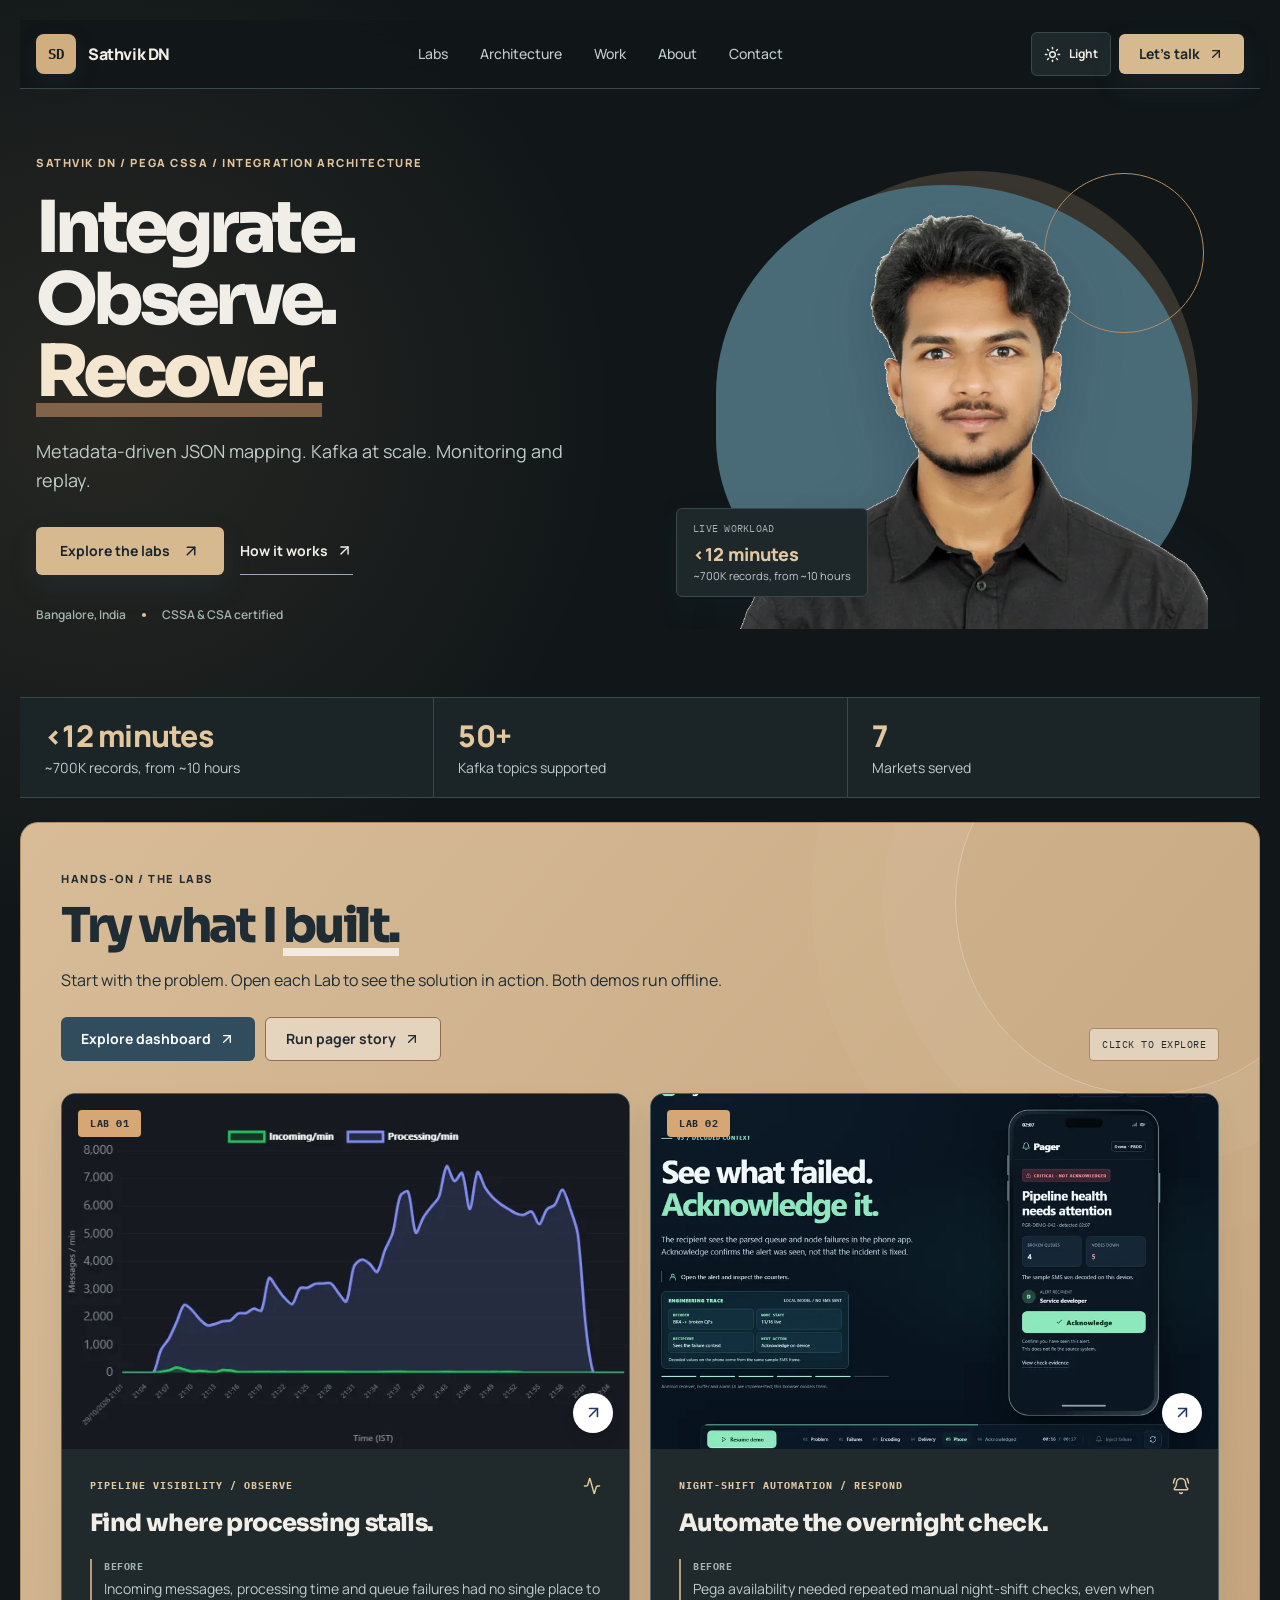
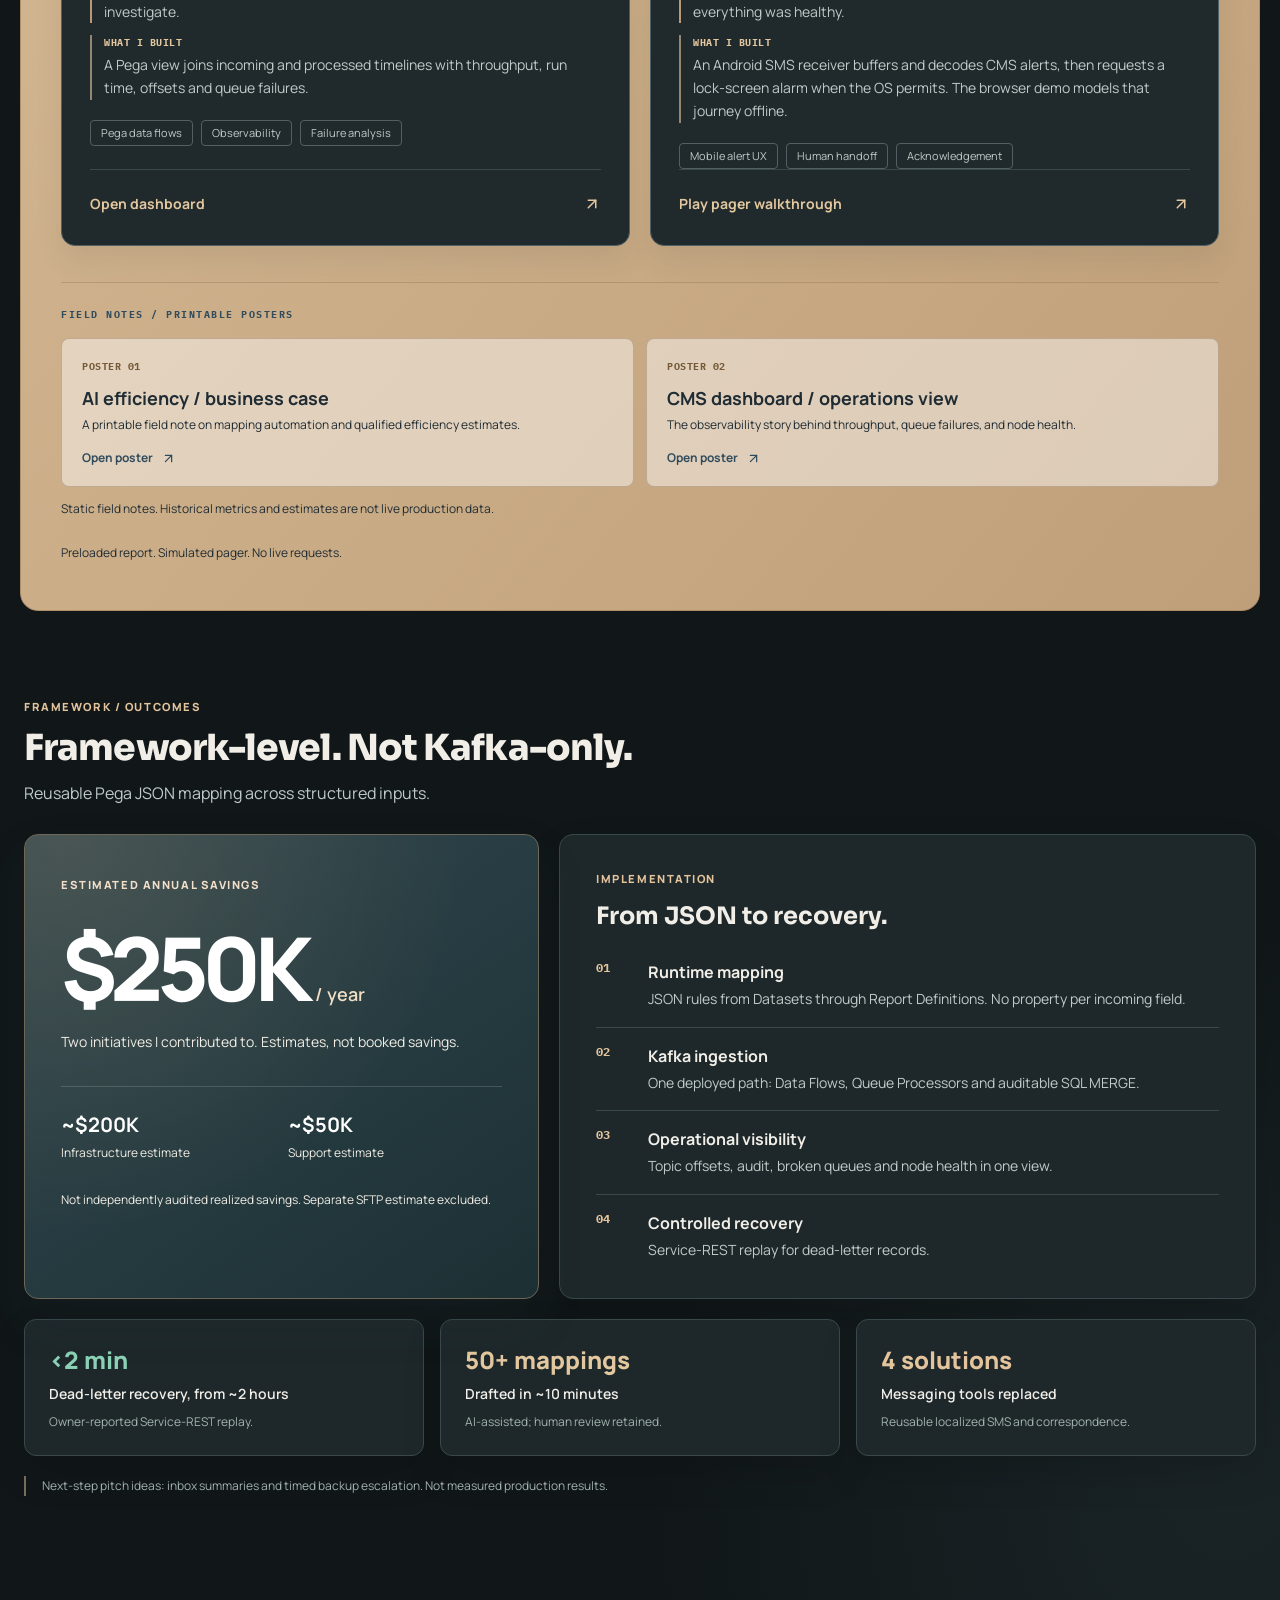
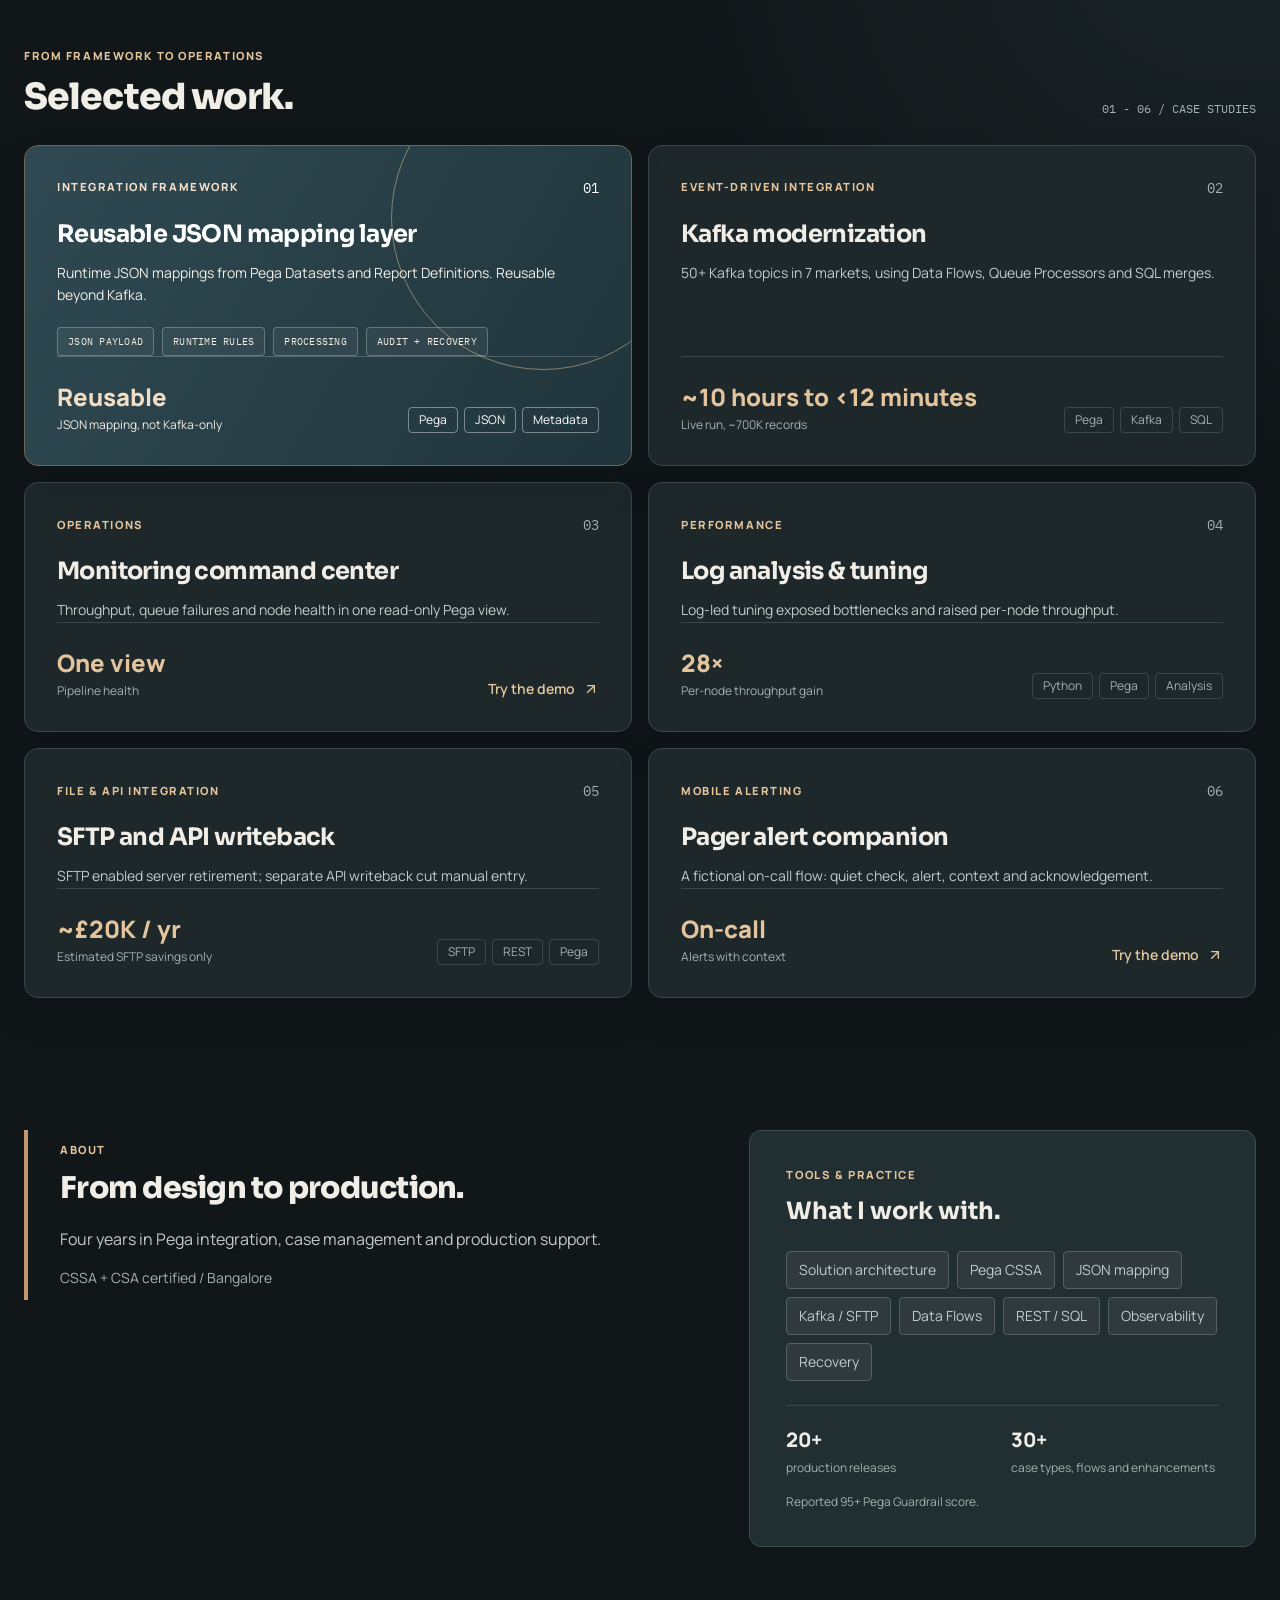
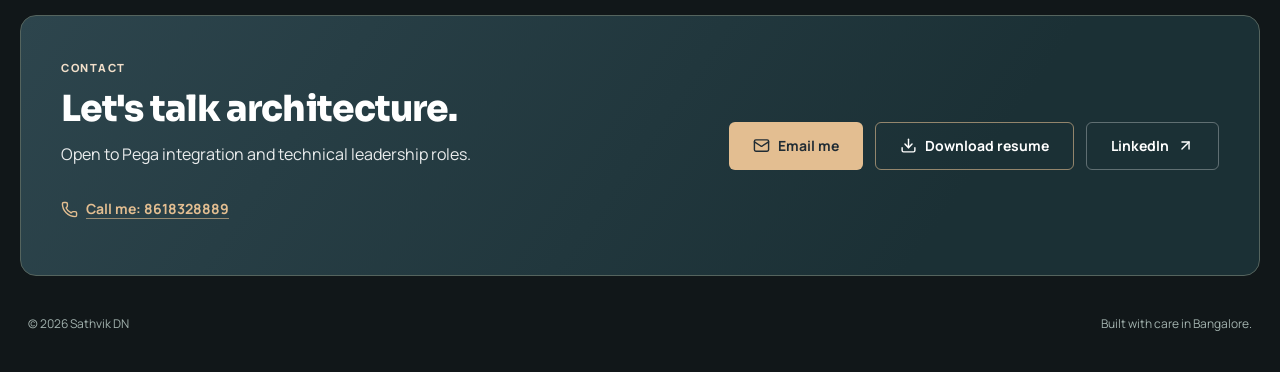
<file: index.html>
<!doctype html>
<html lang="en">
  <head>
    <meta charset="UTF-8" />
    <link rel="icon" type="image/svg+xml" href="./favicon.svg" />
    <meta name="viewport" content="width=device-width, initial-scale=1.0" />
    <title>Sathvik DN | Pega CSSA &amp; Integration Engineering</title>
    <meta name="description" content="Framework-level JSON mapping, 50+ Kafka topics, monitoring and recovery. Explore two offline labs." />
    <meta name="theme-color" content="#111719" />
    <script>
      try {
        document.documentElement.dataset.theme = localStorage.getItem('portfolio-theme') === 'light' ? 'light' : 'dark'
      } catch {
        document.documentElement.dataset.theme = 'dark'
      }
      document.querySelector('meta[name="theme-color"]').content = document.documentElement.dataset.theme === 'dark' ? '#111719' : '#ebe7df'
    </script>
    <meta property="og:title" content="Sathvik DN | Pega CSSA &amp; Integration Engineering" />
    <meta property="og:description" content="Pega integration frameworks, Kafka delivery and operational tooling. Explore the labs." />
    <meta property="og:type" content="website" />
    <link rel="preconnect" href="https://fonts.googleapis.com" />
    <link rel="preconnect" href="https://fonts.gstatic.com" crossorigin />
    <link href="https://fonts.googleapis.com/css2?family=IBM+Plex+Mono:wght@400;500;600;700&family=Manrope:wght@400;500;600;700;800&family=Sora:wght@400;600;700;800&display=swap" rel="stylesheet" />
    <script type="module" crossorigin src="./assets/index-C6Vtqsxj.js"></script>
    <link rel="stylesheet" crossorigin href="./assets/index-B6fWd5p3.css">
  </head>
  <body>
    <div id="root"></div>
  </body>
</html>
</file>
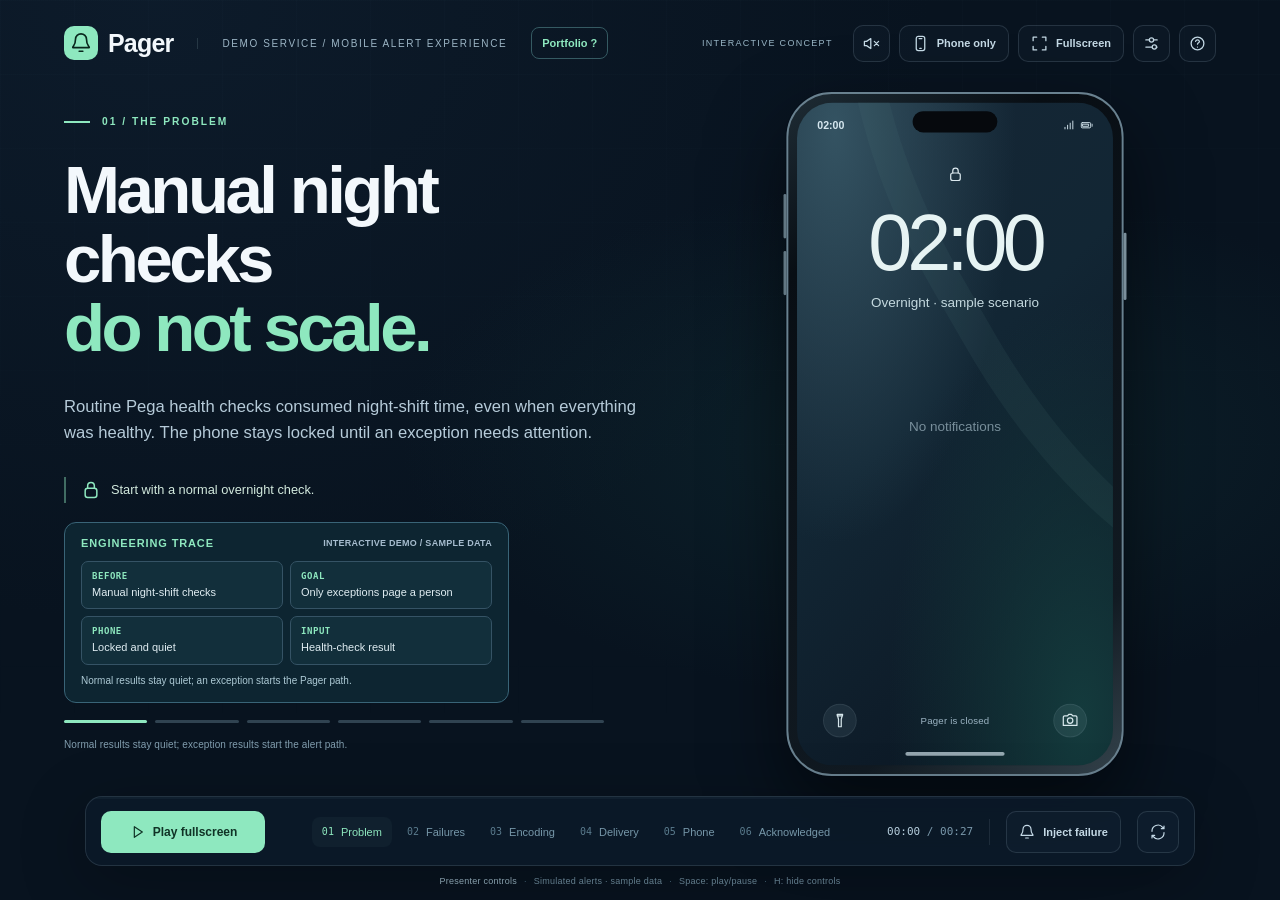
<file: pager-demo.html>
<!doctype html>
<html lang="en"><head><meta name="pager-public-mirror" content="local-offline-simulation"><meta http-equiv="Content-Security-Policy" content="default-src 'none'; script-src 'unsafe-inline'; style-src 'unsafe-inline'; img-src data:; media-src 'none'; connect-src 'none'; font-src 'none'; frame-src 'none'; form-action 'none'; object-src 'none'"><meta charset="utf-8"><meta name="viewport" content="width=device-width,initial-scale=1,viewport-fit=cover"><meta name="theme-color" content="#08131f"><meta name="description" content="Full-screen presentation of the Pager mobile phone demo: automatic alert, failure details, acknowledgement. Offline simulation."><title>Pager — Fullscreen Mobile Demo</title><style>
:root{--bg:#08131f;--panel:#102131;--card:#172b3d;--line:#2a4255;--ink:#f3f8fc;--muted:#a7bdcf;--mint:#8ee8bf;--red:#ff8798;--amber:#ffd18b;--blue:#89d6fa}
*{box-sizing:border-box}body{margin:0;background:#060f19;color:var(--ink);font:15px Inter,Arial,sans-serif}button,select{font:inherit}button{cursor:pointer}button:disabled{opacity:.38;cursor:not-allowed}button:focus-visible,select:focus-visible{outline:3px solid var(--mint);outline-offset:4px}svg{fill:none;stroke:currentColor;stroke-width:1.8;stroke-linecap:round;stroke-linejoin:round;width:24px;height:24px;flex-shrink:0}button svg{vertical-align:middle}button{color:inherit}a{color:var(--mint)}
.top{max-width:1190px;margin:27px auto 15px;display:flex;justify-content:space-between;align-items:center;padding:0 18px;gap:14px}.brand{display:flex;align-items:center;gap:10px;font-size:26px;font-weight:800;letter-spacing:-1px}.brand-mark{width:34px;height:34px;border-radius:10px;background:var(--mint);color:#09271d;display:grid;place-items:center}.top p{font-size:12px;color:var(--muted);margin:5px 0 0}.tag{border:1px solid #355b60;border-radius:30px;color:var(--mint);padding:8px 13px;font-size:10px;font-weight:700;letter-spacing:1.2px;white-space:nowrap}
.stage{width:1152px;max-width:calc(100% - 36px);height:680px;margin:0 auto;display:grid;grid-template-columns:1.04fr .96fr;align-items:center;gap:0;background:radial-gradient(ellipse at 78% 52%,#163c44 0,transparent 42%),#08131f;border:1px solid #213747;border-radius:20px;overflow:hidden;position:relative}.story{padding:0 0 0 60px;position:relative;z-index:1}.eyebrow{font-size:11px;letter-spacing:1.6px;font-weight:750;color:var(--mint);margin-bottom:21px;text-transform:uppercase}.story h1{font-size:53px;line-height:1.04;letter-spacing:-2.9px;margin:0 0 22px;max-width:460px}.story h1 em{color:var(--mint);font-style:normal}.story p{font-size:17px;line-height:1.55;color:#b7cbdc;max-width:410px;margin:0 0 25px}.stage-pill{border:1px solid #31565b;background:#143035;border-radius:10px;padding:13px 17px;display:inline-flex;align-items:center;gap:11px;font-size:13px;color:#d2ece0}.stage-pill svg{width:20px;height:20px;color:var(--mint)}.steps{margin-top:41px;display:flex;gap:7px;max-width:392px}.steps i{display:block;width:51px;height:3px;border-radius:10px;background:#293d4c}.steps i.active{background:var(--mint)}.stage-foot{margin-top:13px;color:#93acbd;font-size:11px;letter-spacing:.1px}.phone-wrap{display:flex;align-items:center;justify-content:center;height:100%;position:relative;padding-right:20px}.phone{width:310px;height:626px;flex-shrink:0;background:#080c12;border:2px solid #5b6d7a;border-radius:43px;padding:8px;box-shadow:0 22px 45px #0006;position:relative}.phone:before{content:"";position:absolute;right:-4px;top:140px;height:68px;width:3px;border-radius:2px;background:#70818c}.screen{width:100%;height:100%;border-radius:34px;overflow:hidden;background:#0c1723;position:relative;display:flex;flex-direction:column}.island{position:absolute;width:80px;height:20px;top:8px;left:50%;transform:translateX(-50%);border-radius:14px;background:#06090d;z-index:5}.sysbar{height:42px;display:flex;justify-content:space-between;align-items:center;padding:0 18px;color:#d6e7ef;font-size:11px;font-weight:750;flex-shrink:0}.sysicons{display:flex;gap:5px;align-items:center}.sysicons svg{width:13px;height:13px}.homebar{height:4px;width:94px;border-radius:20px;background:#b7c8d1;position:absolute;bottom:9px;left:50%;transform:translateX(-50%);z-index:7;opacity:.8}
.lock{background:radial-gradient(ellipse at 12% 4%,#345362 0,transparent 46%),radial-gradient(ellipse at 90% 93%,#143b3d 0,transparent 48%),linear-gradient(135deg,#162635,#122634 44%,#0a131f)}.lock:before{content:"";position:absolute;inset:-45% -70% 20% 40%;border-radius:46%;border:33px solid #4d7b791d;transform:rotate(-30deg);pointer-events:none}.lock-body{position:relative;flex:1;display:flex;flex-direction:column;padding:11px 12px 26px}.lock-mark{display:flex;justify-content:center;margin:4px 0 20px;color:#dae7ed}.lock-mark svg{width:17px;height:17px}.clock{font-size:72px;font-weight:450;letter-spacing:-4.5px;line-height:1;text-align:center;color:#e6f3f3}.lock-date{font-size:14px;text-align:center;margin:11px 0 29px;color:#c4d9df}.empty-notif{margin-top:66px;text-align:center;color:#a3bac6;font-size:14px;font-weight:500;opacity:.7}.lock-bottom{margin-top:auto;display:flex;justify-content:space-between;align-items:center;padding:0 13px;color:#d7e7ec}.circle-icon{width:35px;height:35px;background:#bdd5df16;border:1px solid #bdd5df19;border-radius:50%;display:grid;place-items:center}.circle-icon svg{width:17px;height:17px}.unlock-text{font-size:10px;letter-spacing:.2px;color:#9db5c4}
.notification{background:#203445f5;border:1px solid #6b849578;border-radius:18px;padding:14px;text-align:left;width:100%;box-shadow:0 8px 23px #0003;color:var(--ink);animation:notify .45s cubic-bezier(.2,.8,.2,1)}@keyframes notify{from{transform:translateY(-16px);opacity:0}to{transform:translateY(0);opacity:1}}.noti-top{display:flex;align-items:center;gap:7px;font-size:11px;color:#bcd0dc;font-weight:650}.appmini{width:22px;height:22px;border-radius:6px;background:var(--mint);color:#123b2b;display:grid;place-items:center}.appmini svg{width:15px;height:15px}.noti-top time{margin-left:auto;font-weight:400;font-size:10px;color:#96b0c1}.notification h2{font-size:18px;line-height:1.22;letter-spacing:-.4px;margin:12px 0 7px}.notification .noti-env{font-size:10px;color:var(--red);letter-spacing:.9px;font-weight:800;margin:11px 0 0}.notification p{font-size:13px;line-height:1.4;color:#c4d5df;margin:0}.noti-action{font-size:11px;margin-top:13px;padding-top:11px;border-top:1px solid #66829655;display:flex;align-items:center;justify-content:space-between;color:var(--mint);font-weight:700}.noti-action svg{width:15px;height:15px}.notification.warn{border-color:#ab845b99;background:#352e29f2}.notification.warn .noti-env{color:var(--amber)}.notification.green{border-color:#529c8799;background:#17382ff2}.notification.green .noti-env{color:var(--mint)}.notification.green h2{color:#d1f1df}.noti-after{color:#9eb6c5;text-align:center;font-size:10px;margin:12px 0}
.app-head{padding:9px 18px 14px;border-bottom:1px solid #21394b;display:flex;align-items:center;justify-content:space-between}.app-head .brand{font-size:22px;gap:7px}.app-head .brand svg{width:20px;height:20px;color:var(--mint)}.env{border:1px solid #395769;padding:5px 7px;border-radius:6px;color:#c3d8e4;font-size:9px;font-weight:750;letter-spacing:.6px}.app-body{padding:19px 17px 20px;flex:1;overflow:auto}.status-chip{font-size:9px;letter-spacing:.75px;color:var(--red);background:#3c2633;border:1px solid #734657;padding:6px 8px;border-radius:6px;display:inline-flex;align-items:center;gap:6px;font-weight:800}.status-chip svg{width:13px;height:13px}.status-chip.good{color:var(--mint);background:#183b31;border-color:#306854}.status-chip.warn{color:var(--amber);background:#3b3228;border-color:#785d37}.app-body h2{font-size:25px;line-height:1.14;letter-spacing:-.75px;margin:15px 0 8px}.small-id{font-size:10px;color:#91abba;line-height:1.5}.summary{font-size:13px;line-height:1.5;color:#b3cbd9;margin:13px 0 17px}.facts{display:grid;grid-template-columns:1fr 1fr;gap:10px;margin:17px 0}.fact{background:#142636;border:1px solid #263f52;border-radius:10px;padding:12px 10px}.fact small{display:block;font-size:9px;color:#9bb5c7;text-transform:uppercase;letter-spacing:.45px;margin-bottom:8px}.fact b{font-size:15px;letter-spacing:-.3px}.red-text{color:var(--red)}.mint-text{color:var(--mint)}.owner-row{display:flex;gap:9px;align-items:center;margin:18px 0 15px}.avatar{width:32px;height:32px;background:#26463e;color:var(--mint);border-radius:50%;display:grid;place-items:center;font-size:12px;font-weight:800;flex-shrink:0}.owner-row small{font-size:9px;letter-spacing:.45px;color:#8fa9bb;text-transform:uppercase;display:block;margin-bottom:5px}.owner-row strong{display:block;font-size:12px;color:#e0eef5}.primary{border:0;border-radius:11px;background:var(--mint);color:#0d3024;font-size:15px;font-weight:800;padding:14px 12px;display:flex;align-items:center;justify-content:center;gap:7px;width:100%}.primary svg{width:18px;height:18px}.fine{font-size:10px;line-height:1.45;color:#95afc1;margin-top:10px}.evidence-toggle{background:transparent;border:0;border-bottom:1px solid #506e80;color:#b6daee;padding:0 0 3px;font-size:11px;margin-top:15px}.evidence{border:1px solid #2b4457;background:#0a1927;border-radius:9px;padding:11px;margin-top:10px;color:#9dc7da;font:10px/1.6 monospace;white-space:pre-line}.ack-banner{display:flex;align-items:center;gap:10px;border:1px solid #356c5a;background:#163b30;border-radius:11px;padding:13px;margin-top:19px}.ack-banner svg{color:var(--mint);width:24px;height:24px}.ack-banner strong{display:block;color:var(--mint);font-size:15px}.ack-banner small{display:block;color:#b4d4c4;font-size:10px;margin-top:4px}.flow{margin-top:22px}.flow-row{border-left:1px solid #385d61;margin-left:4px;padding:0 0 17px 16px;position:relative}.flow-row:before{content:"";width:7px;height:7px;border-radius:50%;background:var(--mint);position:absolute;top:3px;left:-4px}.flow-row:last-child{border-left-color:transparent;padding-bottom:0}.flow-row strong{font-size:12px;display:block}.flow-row small{color:#9fb9c9;font-size:10px;display:block;margin-top:4px;line-height:1.4}.flow-row.wait:before{background:var(--amber)}.flow-row.wait strong{color:var(--amber)}.review-card{padding:12px;background:#132737;border:1px solid #2c4a5e;border-radius:10px;margin-top:17px;font-size:12px;color:#bed7e5;line-height:1.5}.review-card b{color:var(--mint)}.state-icon{width:48px;height:48px;border-radius:15px;background:#193e32;color:var(--mint);display:grid;place-items:center;margin:4px 0 16px}.state-icon svg{width:26px;height:26px}
.controls{max-width:1152px;margin:16px auto 0;padding:17px 20px;border:1px solid #253e50;border-radius:13px;background:#0c1a27}.control-top{display:flex;justify-content:space-between;gap:15px;align-items:center;margin-bottom:13px}.control-label{font-size:10px;color:#a1baca;letter-spacing:1px;font-weight:700;text-transform:uppercase}.control-note{color:#819eaf;font-size:10px}.control-row{display:flex;gap:9px;align-items:center;flex-wrap:wrap}.control-row button,.control-row select{background:#142a3a;border:1px solid #335269;color:#d9e7f0;border-radius:8px;padding:10px 14px;font-size:12px;font-weight:600}.control-row .play{background:var(--mint);border-color:var(--mint);color:#0f3328;min-width:164px}.control-row .play svg{width:14px;height:14px;margin-right:4px}.control-row select{padding-right:18px;max-width:230px}.control-row label{font-size:11px;color:#98b1c1;display:flex;align-items:center;gap:6px;margin-left:auto}.disclaimer{max-width:1152px;margin:13px auto 24px;font-size:11px;line-height:1.6;color:#8ea7b9;padding:0 8px}.disclaimer strong{color:#beced9;font-weight:600}.toast{position:fixed;bottom:20px;left:50%;transform:translateX(-50%);background:#193b35;border:1px solid #42695a;border-radius:10px;padding:12px 19px;color:#d4efdf;font-size:12px;box-shadow:0 10px 30px #0005;z-index:100;max-width:90vw;text-align:center;display:none}.tap-indicator{position:absolute;width:46px;height:46px;border:3px solid #8ee8bf;border-radius:50%;background:#8ee8bf22;pointer-events:none;display:none;z-index:50;animation:tap .45s ease-out}@keyframes tap{from{transform:scale(1.6);opacity:.4}to{transform:scale(.7);opacity:1}}
/* Capture modes expose the same prototype; they do not add product screens. */
body.asset{background:transparent}.asset .top,.asset .story,.asset .controls,.asset .disclaimer{display:none}.asset .stage{width:340px;height:666px;max-width:none;margin:0;background:transparent;border:0;border-radius:0;display:block;overflow:visible}.asset .phone-wrap{padding:0;width:340px;height:666px}.asset .phone{box-shadow:none;width:322px;height:650px}.asset .toast{display:none}
body.video{overflow:hidden;background:#08131f}.video .top,.video .controls,.video .disclaimer{display:none}.video .stage{width:1280px;max-width:none;height:720px;margin:0;border:0;border-radius:0;grid-template-columns:1.08fr .92fr}.video .story{padding-left:72px}.video .story h1{font-size:60px;max-width:510px}.video .story p{font-size:20px;max-width:470px}.video .phone{width:320px;height:650px}.video .phone-wrap{padding-right:54px}.video .eyebrow{font-size:12px}.video .stage-foot{font-size:12px}
@media(max-width:760px){.top{margin-top:17px;flex-wrap:wrap}.tag{font-size:9px}.stage{height:auto;min-height:850px;display:flex;flex-direction:column;gap:26px;padding:31px 14px 27px}.story{padding:0;text-align:center}.story h1{font-size:36px;max-width:500px;margin:0 auto 15px;letter-spacing:-1.7px}.story p{font-size:14px;margin:0 auto 17px;max-width:430px}.eyebrow{font-size:10px;margin-bottom:13px}.stage-pill{font-size:11px;padding:10px 12px}.steps{display:none}.stage-foot{margin-top:13px;font-size:10px}.phone-wrap{padding:0}.phone{width:292px;height:590px}.lock-date{margin-bottom:23px}.app-body{padding-top:13px}.app-body h2{font-size:24px}.summary{margin:11px 0}.facts{margin:13px 0}.owner-row{margin:13px 0}.controls{margin:14px 18px 0}.control-top{display:block}.control-note{display:block;margin-top:6px}.control-row label{margin-left:0}.disclaimer{margin:12px 21px}.control-row button{font-size:11px;padding:9px 11px}.control-row select{width:100%;max-width:none}.asset .stage,.video .stage{padding:0}.asset .phone{width:322px;height:650px}.asset .phone-wrap{height:666px}.asset .story{display:none}}
@media(prefers-reduced-motion:reduce){*{animation:none!important;transition:none!important}}

.ack-complete{margin-top:18px;padding:15px 13px;border:1px solid #356c5a;border-radius:11px;background:#163b30;color:var(--mint);font-size:13px;line-height:1.5;font-weight:650}.end-label{margin-top:17px;font-size:9px;letter-spacing:1.2px;color:#9cb8c9;text-align:center;font-weight:750}.phone .fine{line-height:1.55}.flow-row:last-child{padding-bottom:3px}.ack-screen h2{font-size:26px}.stage-foot{max-width:450px;line-height:1.45}.control-row label{margin-left:12px}.steps i{width:74px}.video:after{content:'PAGER  /  INTERACTIVE CONCEPT  /  SAMPLE DATA';position:fixed;left:72px;bottom:21px;font-size:9px;letter-spacing:1.4px;color:#7f9aae;z-index:4}.asset .phone{width:322px;height:650px}


/* Full-window presentation. The original portrait phone remains a phone. */
:root{--page-pad:clamp(24px,5vw,112px);--top:86px;--bottom:118px;--phone-scale:1;--mint:#8ee8bf;--muted:#a7bdcf;--ink:#f3f8fc}
html,body{width:100%;height:100%;margin:0;overflow:hidden}
body{background:radial-gradient(ellipse at 72% 49%,#12363b70 0,transparent 40%),radial-gradient(ellipse at 12% 0%,#1b334d40 0,transparent 49%),#08131f;-webkit-font-smoothing:antialiased;font-family:Inter,'Segoe UI',Arial,sans-serif;isolation:isolate}
body:before{content:'';position:fixed;inset:0;z-index:-1;pointer-events:none;background-image:linear-gradient(#8ea6b705 1px,transparent 1px),linear-gradient(90deg,#8ea6b705 1px,transparent 1px);background-size:74px 74px;mask-image:linear-gradient(#000,transparent 88%)}
[hidden]{display:none!important}.sr-only{position:absolute;width:1px;height:1px;margin:-1px;padding:0;overflow:hidden;clip:rect(0,0,0,0);white-space:nowrap;border:0}
.top{position:fixed;inset:0 0 auto;height:var(--top);max-width:none;margin:0;padding:0 var(--page-pad);gap:16px;z-index:20}
.top .brand{font-size:25px;letter-spacing:-.8px;gap:10px}.top .brand-mark{width:34px;height:34px;border-radius:10px}.top .brand-mark svg{width:22px;height:22px}
.top-identity{display:flex;align-items:center;gap:24px}.top-caption{color:#9cb5c5;font-size:10px;letter-spacing:1.6px;text-transform:uppercase;padding-left:24px;border-left:1px solid #adced12a;white-space:nowrap}
.top-actions{display:flex;align-items:center;gap:9px}.sample-tag{font-size:9px;letter-spacing:1.3px;text-transform:uppercase;color:#99b6c6;margin-right:11px}.toolbar-icon,.toolbar-text{display:inline-flex;align-items:center;justify-content:center;gap:8px;border:1px solid #b0ccdc28;background:#b0ccdc06;border-radius:10px;height:37px;color:#c3d8e4;padding:0 12px;font-size:11px;font-weight:550;white-space:nowrap}.toolbar-icon{width:37px;padding:0}.toolbar-icon svg,.toolbar-text svg{width:17px;height:17px}.toolbar-icon:hover,.toolbar-text:hover{background:#b0ccdc16}.toolbar-icon[aria-pressed=true],.toolbar-text[aria-pressed=true]{background:#8ee8bf12;border-color:#8ee8bf4d;color:var(--mint)}
.stage{position:fixed;inset:var(--top) 0 var(--bottom);width:100%;height:auto;max-width:none;min-height:0;margin:0;border:0;border-radius:0;overflow:visible;background:none;display:grid;grid-template-columns:minmax(0,1.05fr) minmax(0,.95fr);align-items:stretch;gap:clamp(20px,4vw,96px);padding:0 var(--page-pad)}
.story{padding:0;align-self:center;max-width:900px;min-width:0;z-index:2}.eyebrow{font-size:clamp(10px,.8vw,15px);letter-spacing:2px;margin-bottom:clamp(18px,3.1vh,34px);line-height:1.3}.eyebrow:before{content:'';display:inline-block;width:26px;height:2px;background:var(--mint);vertical-align:middle;margin-right:12px}.story h1{max-width:none;font-size:clamp(37px,min(5.25vw,8.7vh),132px);line-height:1.025;font-weight:750;letter-spacing:-.052em;margin:0 0 clamp(20px,3.5vh,44px);text-wrap:balance}.story p{max-width:700px;font-size:clamp(14px,1.3vw,29px);line-height:1.56;margin:0 0 clamp(22px,3.4vh,38px);color:#b6cbd9}.stage-pill{border:0;border-left:2px solid #8ee8bf6b;background:none;border-radius:0;padding:3px 0 3px 15px;font-size:clamp(11px,1vw,20px);line-height:1.5;gap:10px;color:#d3eade;max-width:100%}.stage-pill svg{width:20px;height:20px;flex-shrink:0}.steps{display:flex;margin-top:clamp(26px,5.8vh,65px);gap:8px;max-width:540px}.steps i{height:3px;width:auto;flex:1;background:#304351;transition:background .3s}.steps i.active{background:var(--mint)}.stage-foot{max-width:650px;margin-top:14px;font-size:clamp(10px,.74vw,16px);line-height:1.6;color:#829eaf}
.phone-wrap{position:relative;width:100%;height:100%;min-height:0;min-width:0;display:block;padding:0}.phone-wrap:before{content:'';position:absolute;left:50%;top:50%;transform:translate(-50%,-50%);width:75%;height:72%;border-radius:50%;background:radial-gradient(ellipse,#8ee8bf10 0,transparent 70%);pointer-events:none}.phone{position:absolute;width:350px;height:710px;left:50%;top:50%;transform:translate(-50%,-50%) scale(var(--phone-scale));transform-origin:center center;border-radius:47px;border:2px solid #69818f;padding:9px;box-shadow:0 35px 80px #0008,0 0 0 1px #07111e;flex-shrink:0;background:linear-gradient(145deg,#1e2c35,#080e14 20%,#111a22 80%,#34434c);transition:box-shadow .4s}
.phone:before{top:144px;right:-5px;height:70px;width:3px;border-radius:2px;background:#7b8f9b}.phone:after{content:'';position:absolute;left:-5px;top:104px;width:3px;height:46px;border-radius:3px;background:#627783;box-shadow:0 59px 0 #627783}.screen{border-radius:37px;background:#0c1723;isolation:isolate}.island{width:88px;height:22px;top:9px}.sysbar{height:46px;padding:0 21px;font-size:11px}.homebar{width:103px;height:4px;bottom:10px}.phone .screen.lock{background:radial-gradient(ellipse at 12% 4%,#345362 0,transparent 46%),radial-gradient(ellipse at 90% 93%,#143b3d 0,transparent 48%),linear-gradient(135deg,#162635,#122634 44%,#0a131f)}
.lock-body{padding:16px 14px 29px}.lock-mark{margin:4px 0 22px}.clock{font-size:82px;letter-spacing:-5px}.lock-date{font-size:14px;margin:12px 0 33px}.empty-notif{margin-top:80px;font-size:14px}.lock-bottom{padding:0 13px}.unlock-text{font-size:10px}.notification{padding:16px;border-radius:19px}.notification h2{font-size:21px;margin:13px 0 9px}.notification p{font-size:13px;line-height:1.5}.notification .noti-env{margin-top:14px}.noti-action{font-size:12px;padding-top:13px;margin-top:14px}.noti-after{font-size:10px;line-height:1.5;margin-top:15px}
.app-head{padding:12px 20px 16px}.app-head .brand{font-size:23px}.env{font-size:9px;padding:5px 7px}.app-body{padding:21px 20px 30px;scrollbar-width:thin;scrollbar-color:#385563 transparent;overscroll-behavior:contain}.status-chip{font-size:9px;padding:7px 8px}.app-body h2,.ack-screen h2{font-size:30px;line-height:1.13;margin:16px 0 9px;letter-spacing:-.85px}.small-id{font-size:11px}.facts{margin:18px 0 14px;gap:10px}.fact{padding:13px 12px}.fact small{font-size:9px;margin-bottom:9px}.fact b{font-size:17px}.summary{font-size:13px;line-height:1.5;margin:14px 0}.owner-row{margin:18px 0 17px;gap:10px}.owner-row strong{font-size:13px}.owner-row small{font-size:9px}.primary{font-size:16px;padding:15px 13px;border-radius:12px}.fine{font-size:11px;margin-top:10px;line-height:1.5}.evidence-toggle{font-size:12px;margin-top:16px}.evidence{font-size:10px}.ack-banner{padding:15px 13px;margin-top:21px}.ack-banner strong{font-size:16px}.ack-banner small{font-size:11px}.flow{margin-top:24px}.flow-row{padding:0 0 20px 17px}.flow-row strong{font-size:13px}.flow-row small{font-size:11px;line-height:1.45}.review-card{font-size:12px;padding:13px;line-height:1.55;margin-top:18px}.end-label{margin-top:18px;font-size:9px;letter-spacing:1.1px}
body[data-state=alert] .phone{box-shadow:0 35px 80px #0008,0 0 46px #ff87980b;border-color:#87929e}body[data-state=ack] .phone{box-shadow:0 35px 80px #0008,0 0 46px #8ee8bf0c}
.presenter-toolbar{position:fixed;inset:auto 0 0;padding:0 var(--page-pad) 12px;z-index:30;display:flex;flex-direction:column;align-items:center;transition:opacity .2s,transform .2s}.control-dock{width:min(1110px,100%);border:1px solid #b0ccdc25;background:#0b1928ed;border-radius:17px;box-shadow:0 15px 65px #0004;overflow:hidden;backdrop-filter:blur(20px)}.playback-track{height:2px;background:#2a425033}.playback-fill{height:100%;background:var(--mint);width:0;transition:width .08s linear}.dock-row{padding:12px 15px;display:flex;align-items:center;gap:16px}.play-control{min-width:164px;display:inline-flex;align-items:center;justify-content:center;gap:8px;border:0;border-radius:10px;background:var(--mint);color:#103326;padding:13px 16px;font-size:12px;font-weight:750;white-space:nowrap}.play-control svg{width:16px;height:16px}.play-control:hover{background:#abefd0}.stage-controls{display:flex;gap:5px;margin:auto}.stage-control{padding:9px 10px;display:flex;align-items:center;gap:7px;border:0;border-radius:8px;background:none;color:#7697a9;font-size:11px;font-weight:500;white-space:nowrap}.stage-control .step-num{font:10px Consolas,monospace;color:#5a7b8d}.stage-control[aria-current=step]{color:var(--mint);background:#8ee8bf0a}.stage-control[aria-current=step] .step-num{color:var(--mint)}.stage-control.completed{color:#c1d7e1}.stage-control:hover{background:#ffffff07;color:#daeaf4}.playback-time{font:11px Consolas,monospace;color:#7998aa;white-space:nowrap}.playback-time b{color:#b6cedc;font-weight:400}.dock-divider{width:1px;height:26px;background:#c8d9e21b}.dock-action{border:1px solid #b0ccdc27;background:#b0ccdc06;border-radius:10px;padding:12px;display:inline-flex;align-items:center;justify-content:center;gap:8px;white-space:nowrap;font-size:11px;font-weight:550;color:#c4d9e6}.dock-action svg{width:16px;height:16px}.dock-action:hover:not(:disabled){background:#b0ccdc13}.dock-caption{font-size:9px;color:#7290a2;line-height:1.5;letter-spacing:.25px;margin-top:9px;text-align:center}.dock-caption strong{font-weight:500;color:#9bb6c5}.dock-caption .separator{padding:0 7px;color:#4b6b7e}
body.controls-hidden{--bottom:28px}.controls-hidden .presenter-toolbar{transform:translateY(120%);opacity:0;pointer-events:none}.clean-caption{display:none;position:fixed;left:50%;bottom:9px;transform:translateX(-50%);font-size:9px;letter-spacing:.6px;white-space:nowrap;color:#7593a5;z-index:8}.controls-hidden .clean-caption{display:block}.phone-only .story{display:none}.phone-only .stage{grid-template-columns:1fr;gap:0}.phone-only .phone-wrap:before{width:min(800px,85%)}
.tap-indicator{position:fixed;z-index:60;width:46px;height:46px;border:2px solid #bafcdc;box-shadow:0 0 0 8px #8ee8bf18;background:#8ee8bf14;border-radius:50%;pointer-events:none;display:none;animation:presenter-tap .5s ease-out}.demo-spotlight{box-shadow:0 0 0 3px #8ee8bf65,0 0 25px #8ee8bf14!important}@keyframes presenter-tap{from{transform:translate(-50%,-50%) scale(1.5);opacity:.3}to{transform:translate(-50%,-50%) scale(.75);opacity:1}}
.toast{bottom:calc(var(--bottom) + 12px);background:#153630f5;font-size:12px;padding:13px 18px;line-height:1.5;max-width:min(600px,90vw);width:max-content;z-index:90}
.help-backdrop{position:fixed;inset:0;display:grid;place-items:center;padding:22px;background:#040c16c9;backdrop-filter:blur(10px);z-index:100}.help-card{width:min(510px,100%);padding:29px;border:1px solid #a3d5d332;background:#102432;border-radius:22px;box-shadow:0 25px 100px #0008}.help-head{display:flex;align-items:center;justify-content:space-between;gap:20px}.help-head h2{font-size:22px;letter-spacing:-.5px;margin:0}.help-card p{font-size:13px;color:#afc9d8;line-height:1.6}.shortcuts{display:grid;gap:13px;margin:22px 0}.shortcut{display:flex;justify-content:space-between;align-items:center;font-size:12px;color:#c3d8e4;gap:18px}.shortcut kbd{font:11px Consolas,monospace;border:1px solid #9ac1d035;border-radius:6px;background:#203b4b;padding:5px 9px;min-width:27px;text-align:center}.help-card .fine-print{border-top:1px solid #99b9ce23;margin-top:22px;padding-top:17px;font-size:11px;color:#8faebf}
@media(min-width:2200px){:root{--top:104px;--bottom:138px}.top .brand{font-size:32px}.top .brand-mark{width:42px;height:42px}.top-caption{font-size:13px}.toolbar-icon,.toolbar-text{height:43px;font-size:13px}.toolbar-icon{width:43px}.sample-tag{font-size:11px}.control-dock{width:min(1340px,100%)}.dock-row{padding:17px 20px;gap:22px}.play-control{font-size:15px;padding:16px 21px}.stage-control{font-size:13px}.dock-action{font-size:13px;padding:15px}.dock-caption{font-size:11px}.playback-time{font-size:13px}.stage-control .step-num{font-size:12px}}
@media(max-width:1150px){:root{--page-pad:32px}.top-caption{font-size:9px;padding-left:16px}.top-identity{gap:16px}.sample-tag{display:none}.dock-row{gap:10px;padding:10px 12px}.play-control{min-width:142px;padding:12px 13px;font-size:11px}.stage-control{font-size:10px;padding:9px 7px}.playback-time{display:none}.stage{gap:22px}.story h1{font-size:clamp(35px,min(5.7vw,8.5vh),65px)}.story p{font-size:16px}.stage-pill{font-size:12px}.stage-foot{font-size:10px}.steps{margin-top:34px}}
@media(max-height:720px) and (min-width:761px){:root{--top:67px;--bottom:99px}.eyebrow{margin-bottom:17px;font-size:10px}.story h1{margin-bottom:19px;font-size:clamp(32px,min(5vw,9vh),70px)}.story p{font-size:clamp(12px,1.2vw,17px);margin-bottom:19px}.stage-pill{font-size:11px;padding-left:11px}.steps{margin-top:25px}.stage-foot{font-size:9px;margin-top:10px}.dock-row{padding:9px 12px;gap:10px}.play-control,.dock-action{padding-top:10px;padding-bottom:10px}.dock-caption{font-size:8px;margin-top:7px}.top .brand{font-size:23px}.toolbar-icon,.toolbar-text{height:34px}}
@media(max-width:760px){:root{--page-pad:18px;--top:67px;--bottom:136px}.top .brand{font-size:22px}.top .brand-mark{width:30px;height:30px;border-radius:9px}.top-caption{display:none}.top-actions{gap:6px}.toolbar-icon,.toolbar-text{height:33px;width:33px;padding:0;border-radius:9px}.toolbar-text .button-label{display:none}.help-toggle{display:none}.stage{display:grid;grid-template-columns:1fr;grid-template-rows:auto minmax(0,1fr);gap:10px;padding:0 15px;inset:var(--top) 0 var(--bottom);min-height:0;height:auto}.story{width:100%;max-width:none;align-self:start;text-align:center;padding:0 3px}.eyebrow{font-size:8px;margin:0 0 7px;letter-spacing:1.3px}.eyebrow:before{width:15px;margin-right:8px}.story h1{font-size:clamp(25px,5.9vw,39px);line-height:1.09;letter-spacing:-1.1px;margin:0 0 6px}.story h1 br{display:none}.story h1 em:before{content:' '}.story p,.stage-pill,.steps,.stage-foot{display:none}.phone-wrap{width:100%;height:100%;min-height:0;min-width:0}.phone{width:350px;height:710px}.presenter-toolbar{padding:0 13px 9px}.control-dock{width:100%;border-radius:14px}.dock-row{display:grid;grid-template-columns:auto 1fr auto;gap:8px;padding:9px}.stage-controls{grid-row:2;grid-column:1/-1;display:flex;justify-content:space-around;width:100%;gap:3px;margin:0}.stage-control{font-size:10px;padding:7px 5px;gap:6px}.stage-control .step-num{font-size:9px}.play-control{min-width:140px;padding:11px 12px;font-size:11px;justify-self:start}.dock-action{font-size:10px;padding:10px;justify-self:end}.dock-divider{display:none}.dock-caption{font-size:8px;line-height:1.5;margin-top:7px}.desktop-tip{display:none}.phone-only .stage{grid-template-rows:minmax(0,1fr)}.clean-caption{font-size:8px}body.controls-hidden{--bottom:24px}.phone:before,.phone:after{display:block}}
@media(max-width:390px){:root{--page-pad:13px}.top .brand{gap:7px;font-size:20px}.top-actions{gap:5px}.toolbar-icon,.toolbar-text{width:31px;height:31px}.play-control{min-width:122px;font-size:10px;padding:11px 10px}.dock-action{font-size:9px;padding:10px 8px;gap:5px}.dock-row{gap:6px}.stage-control{font-size:9px}.story h1{font-size:25px}.eyebrow{font-size:7px}}
@media(max-height:500px) and (min-width:761px){:root{--top:55px;--bottom:83px}.stage{gap:20px}.story h1{font-size:clamp(28px,7.9vh,42px);margin-bottom:13px}.eyebrow{margin-bottom:12px;font-size:8px}.story p{font-size:12px;line-height:1.5;margin-bottom:13px}.stage-pill{font-size:10px}.steps{margin-top:18px}.stage-foot{display:none}.top-caption{display:none}.toolbar-icon,.toolbar-text{height:31px}.dock-caption{font-size:7px;margin-top:5px}.presenter-toolbar{padding-bottom:7px}.dock-row{padding:7px 10px}.play-control,.dock-action{padding-top:8px;padding-bottom:8px}.stage-control{padding-top:7px;padding-bottom:7px}}
@media(prefers-reduced-motion:reduce){*,*::before,*::after{animation:none!important;transition:none!important}}
</style><style>
.engine-room{max-width:445px;margin:19px 0 0;padding:14px 16px;border:1px solid #396477;border-radius:12px;background:#0d2531;color:var(--ink)}
.engine-room summary{display:flex;align-items:center;justify-content:space-between;gap:12px;cursor:pointer;list-style:none;font-size:11px;font-weight:800;letter-spacing:.08em;text-transform:uppercase;color:var(--mint)}
.engine-room summary::-webkit-details-marker{display:none}.engine-room summary small{font-size:9px;font-weight:650;letter-spacing:.03em;color:var(--muted);text-align:right}
.trace-grid{display:grid;grid-template-columns:repeat(2,minmax(0,1fr));gap:7px;margin-top:12px}.trace-item{min-width:0;padding:9px 10px;border:1px solid #355365;border-radius:7px;background:#122f3b}
.trace-item strong{display:block;font:700 9px ui-monospace,monospace;letter-spacing:.06em;text-transform:uppercase;color:var(--mint)}.trace-item span{display:block;margin-top:4px;font-size:11px;line-height:1.35;color:#e0edf2}
.trace-wire{display:block;max-height:68px;overflow:auto;margin:10px 0 0;padding:10px;border:1px dashed #52858e;border-radius:7px;background:#071b28;color:#c8f4dc;font:11px/1.45 ui-monospace,monospace;overflow-wrap:anywhere}
.trace-note{margin:9px 0 0!important;max-width:none!important;color:#adcad5!important;font-size:10px!important;line-height:1.4!important}.story .steps{margin-top:17px}
@media(max-width:760px){.engine-room{position:absolute;z-index:9;top:48px;left:4px;right:4px;max-width:none;margin:0;padding:9px 11px;text-align:left;box-shadow:0 12px 35px #0009}.engine-room:not([open]){background:#17323d}.engine-room[open]{max-height:min(48vh,310px);overflow:auto}.engine-room summary{font-size:9px}.engine-room summary small{font-size:8px}.trace-item{padding:7px}.trace-item span{font-size:10px}.trace-note{display:block!important}.story .steps{display:none}}
@media(max-width:760px){.stage-controls{justify-content:space-between;gap:2px;overflow-x:auto}.stage-control{flex:0 1 auto;min-width:0;padding:7px 2px;font-size:9px;gap:0}.stage-control .step-num{display:none}}
@media(max-height:720px) and (min-width:761px){.engine-room{margin-top:10px;padding:10px 12px}.trace-grid{margin-top:7px}.trace-item{padding:7px}.trace-note{margin-top:5px!important}.story .steps{margin-top:11px}}
@media(max-height:720px) and (min-width:761px){.stage{grid-template-rows:minmax(0,1fr)}.story,.phone-wrap{min-height:0}.engine-room[open]{position:absolute;top:0;left:0;right:0;max-height:100%;margin:0;overflow-y:auto;box-shadow:0 14px 38px #000b}}
@media(max-height:400px) and (min-width:761px){.story p,.story .stage-pill,.story .steps{display:none}.story h1{font-size:clamp(22px,7vh,30px);line-height:1.05;margin-bottom:10px}.eyebrow{margin-bottom:8px}.engine-room{margin-top:8px}}
.top-identity .portfolio-return{display:inline-flex;align-items:center;min-height:32px;padding:0 10px;border:1px solid #355a62;border-radius:8px;color:var(--mint);font-size:11px;font-weight:750;text-decoration:none;white-space:nowrap}
.top-identity .portfolio-return:hover{background:#143035}.top-identity .portfolio-return:focus-visible{outline:3px solid var(--mint);outline-offset:3px}
@media(max-width:760px){.top-identity{gap:7px}.top-identity .portfolio-return{min-height:29px;padding:0 6px;font-size:10px}}
@media(max-width:390px){.top-identity .portfolio-return{padding:0 4px;font-size:9px}}
</style></head>
<body data-state="quiet">
<header class="top" id="topbar"><div class="top-identity"><div class="brand"><span class="brand-mark" id="logo"></span>Pager</div><span class="top-caption">DEMO SERVICE / Mobile alert experience</span><a id="portfolio-return" class="portfolio-return" href="./" aria-label="Visit full portfolio">Portfolio ?</a></div><div class="top-actions"><span class="sample-tag">Interactive concept</span><button class="toolbar-icon" id="sound" aria-label="Enable demo sound" aria-pressed="false" title="Enable demo sound"></button><button class="toolbar-text" id="focusPhone" aria-label="Show phone only" aria-pressed="false" title="Phone-only view (P)"><span id="focusIcon"></span><span class="button-label" id="focusLabel">Phone only</span></button><button class="toolbar-text" id="fullscreen" aria-label="Enter fullscreen" title="Toggle fullscreen (F)"><span id="fullIcon"></span><span class="button-label" id="fullLabel">Fullscreen</span></button><button class="toolbar-icon" id="controlsToggle" aria-label="Hide presenter controls" aria-expanded="true" aria-controls="toolbar" title="Hide presenter controls (H)"></button><button class="toolbar-icon help-toggle" id="help" aria-label="Help and keyboard shortcuts" title="Help and keyboard shortcuts"></button></div></header>
<main class="stage" id="stage" aria-label="Fullscreen presentation with a mobile phone demo"><section class="story" id="story" aria-live="polite" aria-atomic="true"><div class="eyebrow" id="storyTag"></div><h1 id="storyTitle"></h1><p id="storyCopy"></p><div class="stage-pill" id="storyPill"></div><details class="engine-room" id="engineRoom" open><summary>Engineering trace <small>INTERACTIVE DEMO / SAMPLE DATA</small></summary><div class="trace-grid" id="traceItems"></div><code class="trace-wire" id="wirePayload" hidden></code><p class="trace-note" id="traceNote"></p></details><div class="steps" id="steps" aria-hidden="true"></div><div class="stage-foot" id="stageFoot"></div></section><div class="phone-wrap" id="phoneWrap"><div class="phone" id="phone" role="group" aria-label="Simulated mobile phone"><div class="screen" id="screen"></div></div></div></main>
<aside class="presenter-toolbar" id="toolbar" aria-label="Presenter controls, not part of the mobile app"><div class="control-dock"><div class="playback-track" aria-hidden="true"><div class="playback-fill" id="progressFill"></div></div><div class="dock-row"><button class="play-control" id="play"></button><nav class="stage-controls" aria-label="Demo stages"><button class="stage-control" data-stage="quiet" aria-current="step"><span class="step-num">01</span>Problem</button><button class="stage-control" data-stage="failure"><span class="step-num">02</span>Failures</button><button class="stage-control" data-stage="encoded"><span class="step-num">03</span>Encoding</button><button class="stage-control" data-stage="alert"><span class="step-num">04</span>Delivery</button><button class="stage-control" data-stage="detail"><span class="step-num">05</span>Phone</button><button class="stage-control" data-stage="ack"><span class="step-num">06</span>Acknowledged</button></nav><div class="playback-time"><b id="elapsed">00:00</b> / 00:27</div><span class="dock-divider"></span><button class="dock-action" id="failure"></button><button class="dock-action" id="reset" aria-label="Reset demo" title="Reset demo (R)"></button></div></div><div class="dock-caption"><strong>Presenter controls</strong><span class="separator">·</span>Simulated alerts · sample data<span class="desktop-tip"><span class="separator">·</span>Space: play/pause<span class="separator">·</span>H: hide controls</span></div></aside><div class="clean-caption">SIMULATED DEMO · NO REAL ALERTS · H: SHOW CONTROLS</div><div class="sr-only" id="announcement" aria-live="polite" aria-atomic="true"></div><div class="toast" id="toast" role="status"></div><div class="tap-indicator" id="tap" aria-hidden="true"></div>
<div class="help-backdrop" id="helpBackdrop" hidden><section class="help-card" role="dialog" aria-modal="true" aria-labelledby="helpTitle"><div class="help-head"><h2 id="helpTitle">A mobile demo. A full-screen stage.</h2><button class="toolbar-icon" id="closeHelp" aria-label="Close help"></button></div><p>The phone keeps its portrait shape and scales to your window. Play the 27-second walkthrough, or inject a sample failure and tap through it yourself.</p><div class="shortcuts"><div class="shortcut"><span>Play or pause the walkthrough</span><kbd>Space</kbd></div><div class="shortcut"><span>Enter or exit browser fullscreen</span><kbd>F</kbd></div><div class="shortcut"><span>Hide or show presenter controls</span><kbd>H</kbd></div><div class="shortcut"><span>Phone-only view / story and phone</span><kbd>P</kbd></div><div class="shortcut"><span>Previous or next demo stage</span><kbd>← →</kbd></div><div class="shortcut"><span>Reset the demonstration</span><kbd>R</kbd></div></div><p class="fine-print">Offline HTML prototype; no live checks or real push notifications. The locked phone and notification are simulated inside this page. Opening the alert simulates app access, not real authentication. Acknowledgement is a local “seen” confirmation for this session, not a fix or a command to the monitored system. Sample timestamps are not measured response times. This version ends at acknowledgement.</p></section></div><noscript><div class="help-backdrop"><section class="help-card"><h2>Enable JavaScript to play the demo.</h2><p>This HTML file contains an interactive phone simulation. Open it in a browser with JavaScript enabled.</p></section></div></noscript>
<script>
(()=>{
'use strict';
const paths={bell:'<path d="M18 8a6 6 0 0 0-12 0c0 7-3 7-3 9h18c0-2-3-2-3-9"/><path d="M10 21h4"/>',check:'<path d="m5 12 4 4L19 6"/>',lock:'<rect x="5" y="10" width="14" height="11" rx="3"/><path d="M8 10V7a4 4 0 0 1 8 0v3"/>',arrow:'<path d="M5 12h14m-5-5 5 5-5 5"/>',warning:'<path d="M10.3 3.8 2 18a2 2 0 0 0 1.7 3h16.6a2 2 0 0 0 1.7-3L13.7 3.8a2 2 0 0 0-3.4 0Z"/><path d="M12 8v5m0 4h.01"/>',clock:'<circle cx="12" cy="12" r="9"/><path d="M12 7v5l3 2"/>',signal:'<path d="M4 19v-3m5 3v-7m5 7V8m5 11V4"/>',battery:'<rect x="2" y="7" width="18" height="10" rx="2"/><path d="M23 10v4M5 10h11v4H5z"/>',camera:'<path d="m8 5 2-2h4l2 2h4a2 2 0 0 1 2 2v12H2V7a2 2 0 0 1 2-2Z"/><circle cx="12" cy="12" r="4"/>',light:'<path d="m8 3 2 7v11h4V10l2-7ZM8 5h8"/>',user:'<circle cx="12" cy="8" r="4"/><path d="M4 21v-2a8 8 0 0 1 16 0v2"/>',play:'<path d="m8 4 12 8-12 8Z"/>',shield:'<path d="M12 3 3 7v5c0 5 9 10 9 10s9-5 9-10V7Z"/><path d="m8 12 3 3 5-6"/>',refresh:'<path d="M3 11a9 9 0 0 1 16-6l2 2M21 3v4h-4M21 13a9 9 0 0 1-16 6l-2-2M3 21v-4h4"/>'};
Object.assign(paths,{
 pause:'<path d="M8 5v14M16 5v14"/>',
 full:'<path d="M8 3H3v5M16 3h5v5M3 16v5h5M21 16v5h-5"/>',
 exitfull:'<path d="M3 8h5V3m8 0v5h5M8 21v-5H3m18 0h-5v5"/>',
 phone:'<rect x="6" y="2" width="12" height="20" rx="3"/><path d="M10 5h4m-3 14h2"/>',
 layout:'<rect x="2" y="4" width="20" height="16" rx="2"/><path d="M14 4v16M5 8h5M5 12h4"/>',
 controls:'<path d="M4 7h5m6 0h5M4 17h9m6 0h1"/><circle cx="12" cy="7" r="3"/><circle cx="16" cy="17" r="3"/>',
 sound:'<path d="m11 5-6 4H2v6h3l6 4ZM15 8a6 6 0 0 1 0 8m3-11a10 10 0 0 1 0 14"/>',
 mute:'<path d="m11 5-6 4H2v6h3l6 4Zm5 4 6 6m0-6-6 6"/>',
 help:'<circle cx="12" cy="12" r="9"/><path d="M9.3 9a2.8 2.8 0 0 1 5.4 0c0 2-2.7 2-2.7 4m0 4h.01"/>',
 close:'<path d="m6 6 12 12M6 18 18 6"/>'
});
const icon=name=>`<svg aria-hidden="true" viewBox="0 0 24 24">${paths[name]||paths.bell}</svg>`;
const $=id=>document.getElementById(id);
const sampleHealth=Object.freeze({brokenQueues:4,nodesDown:5,nodesTotal:16});
function encodeHealthSnapshot(snapshot){
 const {brokenQueues,nodesDown,nodesTotal}=snapshot;
 if(![brokenQueues,nodesDown,nodesTotal].every(value=>Number.isSafeInteger(value)&&value>=0&&value<=99)||nodesDown>nodesTotal)throw new RangeError('Invalid demo health snapshot');
 const downNodes=Array.from({length:nodesDown},(_,index)=>`demo-n${index+1}`).join(';');
 const packet=`CMS1of1.24h.BK${brokenQueues}.FM0.ND${nodesDown}.N${nodesTotal-nodesDown}d${nodesTotal}.QP:DemoQP;${brokenQueues}.DN:${downNodes}.01Jan26 02:07`;
 if(packet.length>160)throw new RangeError('Demo packet exceeds one SMS segment');
 return packet;
}
function decodeHealthSnapshot(packet){
 if(typeof packet!=='string'||packet.length>160||!/^CMS1of1\.24h\./.test(packet))throw new TypeError('Invalid demo SMS frame');
 const field=name=>{const match=packet.match(new RegExp(`(?:^|\\.)${name}(\\d+)(?:\\.|$)`));if(!match)throw new TypeError('Missing demo SMS field');return Number(match[1]);};
 const count=packet.match(/(?:^|\.)N(\d+)d(\d+)(?:\.|$)/);
 if(!count)throw new TypeError('Missing demo node count');
 const result={brokenQueues:field('BK'),nodesDown:field('ND'),nodesLive:Number(count[1]),nodesTotal:Number(count[2])};
 if(result.nodesDown!==result.nodesTotal-result.nodesLive||Object.values(result).some(value=>!Number.isSafeInteger(value)||value<0||value>99))throw new TypeError('Inconsistent demo SMS counts');
 return Object.freeze(result);
}
const samplePacket=encodeHealthSnapshot(sampleHealth);
const decodedSample=decodeHealthSnapshot(samplePacket);
const states=['quiet','failure','encoded','alert','detail','ack'];
const stageTimes=[0,3500,7000,11000,16000,21500],duration=27000;
let state='quiet',playing=false,elapsed=0,completed=false,startedAt=0,frame=0;
let soundEnabled=false,audio=null,toastTimer=0,tapTimer=0,helpFocus=null,resumeAfterHelp=false;
let cues=new Set();
let compactTrace=window.matchMedia('(max-width:760px), (max-height:720px)').matches;
const story={
 quiet:['01 / The problem','Manual night checks<br><em>do not scale.</em>','Routine Pega health checks consumed night-shift time, even when everything was healthy. The phone stays locked until an exception needs attention.','lock','Start with a normal overnight check.','Normal results stay quiet; exception results start the alert path.'],
 failure:['02 / Sample failure','Four broken queues.<br><em>Five nodes down.</em>','A sample check finds four broken queue processors and five of sixteen nodes unavailable. Those failures become one alert record.','warning','The check result now needs an alert.','Failure counts are normalized before the SMS is assembled.'],
 encoded:['03 / Compact message','Turn symptoms into<br><em>one SMS frame.</em>','Compact BK, ND and N fields carry queue and node counts. The Android receiver reassembles, deduplicates and decodes incoming CMS messages.','signal','Inspect the wire frame and decoded fields.','CMS1of1 frames the SMS; BK, ND and N identify the failure counts.'],
 alert:['04 / On the phone','The alert<br><em>comes to you.</em>','Android receives the SMS broadcast and builds a high-priority notification. The app requests a full-screen lock-screen alert when OS permissions allow.','bell','Tap the notification on the phone.','SMS_RECEIVED -> buffer -> notification -> lock-screen alert.'],
 detail:['05 / Decoded context','See what failed.<br><em>Acknowledge it.</em>','The recipient sees parsed queue and node failures in the phone app. Acknowledge confirms the alert was seen, not that the incident is fixed.','user','Open the alert and inspect the counters.','The phone renders the same failure counts decoded from the message.'],
 ack:['06 / Human handoff','Alert seen.<br><em>Journey complete.</em>','A local acknowledgement ends the phone alert. Investigation and repair stay with the support team; acknowledgement is not an automated fix.','check','Acknowledged does not mean fixed.','The alert is seen; investigation and recovery are separate steps.']
};
const trace={
 quiet:{rows:[['Before','Manual night-shift checks'],['Goal','Only exceptions page a person'],['Phone','Locked and quiet'],['Input','Health-check result']],note:'Normal results stay quiet; an exception starts the Pager path.'},
 failure:{rows:[['Broken QPs',`${decodedSample.brokenQueues} sample failures`],['Nodes down',`${decodedSample.nodesDown} of ${decodedSample.nodesTotal}`],['Decision','Exception -> mobile alert'],['Phone','Still locked']],note:'The failure result drives the alert, rather than another manual dashboard check.'},
 encoded:{rows:[['Frame','CMS1of1 / 24h window'],['BK4','4 broken queue processors'],['ND5','5 unavailable nodes'],['N11d16','11 live of 16 total']],wire:samplePacket,note:'BK, ND and N carry the counts. Multipart frames are reassembled and deduplicated before parsing.'},
 alert:{rows:[['OS event','SMS_RECEIVED broadcast'],['Receiver','Multipart buffer + dedupe'],['Alert','High-importance full-screen intent'],['Wake','showWhenLocked + turnScreenOn']],note:'The receiver builds the notification; lock-screen display depends on device permissions.'},
 detail:{rows:[['Decoder',`BK${decodedSample.brokenQueues} -> broken QPs`],['Node state',`${decodedSample.nodesLive}/${decodedSample.nodesTotal} live`],['Recipient','Sees the failure context'],['Next action','Acknowledge on device']],note:'The phone renders the same values decoded from the compact message.'},
 ack:{rows:[['Phone','Alert seen locally'],['Incident','Not yet repaired'],['Support','Human investigation follows'],['Demo','Complete']],note:'Acknowledgement records that someone saw the alert; repair is a separate support action.'}
};
function renderTrace(){
 const view=trace[state],container=$('traceItems');
 container.replaceChildren();
 view.rows.forEach(([label,value])=>{
  const row=document.createElement('div'),name=document.createElement('strong'),detail=document.createElement('span');
  row.className='trace-item';name.textContent=label;detail.textContent=value;row.append(name,detail);container.append(row);
 });
 $('wirePayload').hidden=!view.wire;
 $('wirePayload').textContent=view.wire??'';
 $('traceNote').textContent=view.note;
}

function shell(content,time='02:07'){return `<div class="island"></div><div class="sysbar"><span>${time}</span><span class="sysicons">${icon('signal')}${icon('battery')}</span></div>${content}<div class="homebar"></div>`}
function brand(){return `<div class="app-head"><div class="brand">${icon('bell')}Pager</div><span class="env">DEMO / OFFLINE</span></div>`}
function lockFooter(){return `<div class="lock-bottom"><span class="circle-icon">${icon('light')}</span><span class="unlock-text">${state==='alert'?'Tap notification to open':'Pager is closed'}</span><span class="circle-icon">${icon('camera')}</span></div>`}
function notification(){return `<button class="notification" id="notification" aria-label="Open Pager alert"><div class="noti-top"><span class="appmini">${icon('bell')}</span><span>PAGER</span><time>now</time></div><div class="noti-env">CRITICAL · DEMO ENV</div><h2>Pipeline health failed</h2><p id="notificationCounts"></p><div class="noti-action"><span>View alert</span>${icon('arrow')}</div></button>`}
function showLock(){
 const time=state==='quiet'?'02:00':'02:07';
 const content=`<div class="lock-body"><div class="lock-mark">${icon('lock')}</div><div class="clock">${time}</div><div class="lock-date">Overnight · sample scenario</div>${state==='alert'?notification():'<div class="empty-notif">No notifications</div>'}${state==='alert'?'<div class="noti-after">Tap when you are ready to view the alert.</div>':''}${lockFooter()}</div>`;
 $('screen').className='screen lock';$('screen').innerHTML=shell(content,time);
 if($('notification')){$('notificationCounts').textContent=`${decodedSample.brokenQueues} broken queues · ${decodedSample.nodesDown} nodes down`;$('notification').onclick=()=>openAlert();}
}
function showDetail(){
 let content='';
 if(state==='detail'){
  content=`<span class="status-chip">${icon('warning')} CRITICAL · NOT ACKNOWLEDGED</span><h2>Pipeline health<br>needs attention</h2><div class="small-id">PGR-DEMO-042 · detected 02:07</div><div class="facts"><div class="fact"><small>Broken queues</small><b id="detailQueues"></b></div><div class="fact"><small>Nodes down</small><b class="red-text" id="detailNodes"></b></div></div><p class="summary">The sample SMS was decoded on this device.</p><div class="owner-row"><span class="avatar">D</span><div><small>Alert recipient</small><strong>Service developer</strong></div></div><button class="primary" id="acknowledge">${icon('check')}Acknowledge</button><div class="fine">Confirm you have seen this alert.<br>Acknowledgement does not resolve the incident.</div><button class="evidence-toggle" id="evidenceToggle" aria-expanded="false">View check evidence</button><div class="evidence" id="evidence" hidden></div>`;
 }else{
  content=`<span class="status-chip good">${icon('check')} ACKNOWLEDGED</span><h2>You've seen<br>the alert.</h2><div class="small-id">PGR-DEMO-042 · DEMO ENV</div><div class="ack-banner">${icon('check')}<div><strong>Acknowledged</strong><small>On this device · 02:08</small></div></div><div class="flow"><div class="flow-row"><strong>Failure detected</strong><small>Sample check · 02:07</small></div><div class="flow-row"><strong>Mobile alert displayed</strong><small>Sample SMS delivered to the phone.</small></div><div class="flow-row"><strong>Alert acknowledged</strong><small>Local “seen” confirmation in this demo.</small></div></div><div class="review-card"><b>No remediation command is sent.</b><br>Investigation and repair stay in the existing support process.</div><div class="end-label">END OF THE APP JOURNEY</div>`;
 }
 $('screen').className='screen';$('screen').innerHTML=shell(brand()+`<div class="app-body ${state==='ack'?'ack-screen':''}">${content}</div>`,state==='ack'?'02:08':'02:07');
 if(state==='detail'){
  $('detailQueues').textContent=String(decodedSample.brokenQueues);
  $('detailNodes').textContent=String(decodedSample.nodesDown);
  $('evidence').textContent=`Frame: CMS1of1 · 24h\nBK: ${decodedSample.brokenQueues} broken queues\nND: ${decodedSample.nodesDown} nodes down\nN: ${decodedSample.nodesLive}/${decodedSample.nodesTotal} live\nSource: synthetic demo signal`;
 }
 if($('acknowledge'))$('acknowledge').onclick=()=>acknowledge();
 if($('evidenceToggle'))$('evidenceToggle').onclick=()=>{const evidence=$('evidence');evidence.hidden=!evidence.hidden;$('evidenceToggle').setAttribute('aria-expanded',String(!evidence.hidden));$('evidenceToggle').textContent=evidence.hidden?'View check evidence':'Hide check evidence';};
}


function fitPhone(){
 const compact=window.matchMedia('(max-width:760px), (max-height:720px)').matches;
 if(compact&&!compactTrace)$('engineRoom').open=false;
 compactTrace=compact;
 const wrap=$('phoneWrap').getBoundingClientRect();
 const scale=Math.max(.08,Math.min((wrap.width-18)/350,(wrap.height-12)/710));
 document.documentElement.style.setProperty('--phone-scale',scale.toFixed(5));
}
function format(ms){return '00:'+String(Math.floor(ms/1000)).padStart(2,'0');}
function syncControls(){
 const ix=states.indexOf(state);
 document.querySelectorAll('[data-stage]').forEach(btn=>{
  const j=states.indexOf(btn.dataset.stage);btn.classList.toggle('completed',j<ix);
  if(j===ix)btn.setAttribute('aria-current','step');else btn.removeAttribute('aria-current');
 });
 $('failure').disabled=state!=='quiet';
 const label=playing?'Pause demo':completed?'Replay demo':elapsed>0?'Resume demo':isFullscreen()?'Play walkthrough':'Play fullscreen';
 $('play').innerHTML=icon(playing?'pause':'play')+`<span>${label}</span>`;
 $('play').setAttribute('aria-label',label);updateProgress();
}
function updateProgress(){
 $('progressFill').style.width=Math.min(100,elapsed/duration*100)+'%';$('elapsed').textContent=format(elapsed);
}
function render({announce=true}={}){
 const s=story[state],ix=states.indexOf(state);
 const focused=$('screen').contains(document.activeElement);
 $('storyTag').textContent=s[0];$('storyTitle').innerHTML=s[1];$('storyCopy').textContent=s[2];
 $('storyPill').innerHTML=icon(s[3])+`<span>${s[4]}</span>`;$('stageFoot').textContent=s[5];
 $('steps').innerHTML=states.map((_,i)=>`<i class="${i<=ix?'active':''}"></i>`).join('');
 document.body.dataset.state=state;
 renderTrace();
 ['quiet','failure','encoded','alert'].includes(state)?showLock():showDetail();
 if(announce)$('announcement').textContent=s[0]+'. '+s[2];
 if(focused){const el=$('screen').querySelector('h2')||$('screen');el.setAttribute('tabindex','-1');el.focus({preventScroll:true});}
 syncControls();fitPhone();
}
function change(next){if(!states.includes(next))throw new Error('Unknown demo state: '+next);const old=state;state=next;render();if(next==='alert'&&old!==next)tone();}
function clearTap(){clearTimeout(tapTimer);$('tap').style.display='none';document.querySelectorAll('.demo-spotlight').forEach(el=>el.classList.remove('demo-spotlight'));}
function stop(){playing=false;cancelAnimationFrame(frame);clearTap();}
function pause(){if(playing){elapsed=Math.min(duration,performance.now()-startedAt);stop();}syncControls();}
function setState(next){
 if(!states.includes(next))throw new Error('Unknown demo state: '+next);
 stop();completed=next==='ack';elapsed=completed?duration:stageTimes[states.indexOf(next)];cues.clear();change(next);
}
function reset(){stop();elapsed=0;completed=false;cues.clear();change('quiet');}
function failure(){if(state==='quiet')setState('failure');}
function openAlert(){if(state==='alert')setState('detail');}
function acknowledge(){if(state==='detail')setState('ack');}
function tapTarget(id){
 const target=$(id);if(!target)return;
 const bounds=$('screen').getBoundingClientRect(),before=target.getBoundingClientRect();
 if(before.bottom>bounds.bottom-16||before.top<bounds.top+45)target.scrollIntoView({block:'center',behavior:'auto'});
 const r=target.getBoundingClientRect(),tap=$('tap');tap.style.left=(r.left+r.width*.66)+'px';tap.style.top=(r.top+r.height*.52)+'px';
 tap.style.display='block';target.classList.add('demo-spotlight');clearTimeout(tapTimer);
 tapTimer=setTimeout(()=>{tap.style.display='none';target.classList.remove('demo-spotlight');},460);
}
function tick(now){
 if(!playing)return;elapsed=Math.min(duration,now-startedAt);
 let next=states[0];for(let index=1;index<states.length;index++){if(elapsed>=stageTimes[index])next=states[index];}
 if(next!==state)change(next);
 if(elapsed>=15500&&elapsed<16000&&!cues.has('open')){cues.add('open');tapTarget('notification');}
 if(elapsed>=21000&&elapsed<21500&&!cues.has('ack')){cues.add('ack');tapTarget('acknowledge');}
 updateProgress();
 if(elapsed>=duration){playing=false;completed=true;clearTap();syncControls();return;}
 frame=requestAnimationFrame(tick);
}
function play({fullscreen=false}={}){
 if(playing){pause();return;}
 if(completed||elapsed>=duration)reset();
 if(fullscreen&&!isFullscreen())enterFullscreen();
 prepareAudio();playing=true;startedAt=performance.now()-elapsed;syncControls();frame=requestAnimationFrame(tick);
}
function notice(text){$('toast').textContent=text;$('toast').style.display='block';clearTimeout(toastTimer);toastTimer=setTimeout(()=>$('toast').style.display='none',4500);}
function isFullscreen(){return Boolean(document.fullscreenElement||document.webkitFullscreenElement);}
async function enterFullscreen(){
 try{const el=document.documentElement;if(el.requestFullscreen)await el.requestFullscreen();else if(el.webkitRequestFullscreen)el.webkitRequestFullscreen();else notice('The layout already fills your browser window. Use the browser fullscreen command to hide its toolbar.');}
 catch(e){notice('Fullscreen was blocked. The phone still scales to your window; use your browser fullscreen command.');}
}
async function toggleFullscreen(){
 try{if(document.fullscreenElement)await document.exitFullscreen();else if(document.webkitFullscreenElement&&document.webkitExitFullscreen)document.webkitExitFullscreen();else await enterFullscreen();}
 catch(e){notice('Use the browser fullscreen command to change the display.');}
}
function fullscreenChanged(){
 const full=isFullscreen();$('fullIcon').innerHTML=icon(full?'exitfull':'full');$('fullLabel').textContent=full?'Exit fullscreen':'Fullscreen';
 $('fullscreen').setAttribute('aria-label',full?'Exit fullscreen':'Enter fullscreen');syncControls();fitPhone();
}
function toggleControls(){
 const hidden=document.body.classList.toggle('controls-hidden');$('toolbar').inert=hidden;
 $('controlsToggle').setAttribute('aria-expanded',String(!hidden));$('controlsToggle').setAttribute('aria-label',hidden?'Show presenter controls':'Hide presenter controls');
 $('controlsToggle').title=hidden?'Show presenter controls (H)':'Hide presenter controls (H)';fitPhone();
}
function togglePhone(){
 const only=document.body.classList.toggle('phone-only');$('story').inert=only;
 $('focusPhone').setAttribute('aria-pressed',String(only));$('focusPhone').setAttribute('aria-label',only?'Show story and phone':'Show phone only');
 $('focusIcon').innerHTML=icon(only?'layout':'phone');$('focusLabel').textContent=only?'Show story':'Phone only';fitPhone();
}
function prepareAudio(){
 if(!soundEnabled)return;
 try{const C=window.AudioContext||window.webkitAudioContext;if(!C)return;audio=audio||new C();if(audio.state==='suspended')audio.resume().catch(()=>{});}catch(e){}
}
function tone(){
 if(!soundEnabled)return;prepareAudio();if(!audio)return;
 try{[0,.19].forEach((delay,i)=>{const t=audio.currentTime+delay,o=audio.createOscillator(),g=audio.createGain();o.type='sine';o.frequency.value=i?820:660;g.gain.setValueAtTime(0,t);g.gain.linearRampToValueAtTime(.055,t+.017);g.gain.exponentialRampToValueAtTime(.001,t+.16);o.connect(g);g.connect(audio.destination);o.start(t);o.stop(t+.18);o.onended=()=>{o.disconnect();g.disconnect();};});}
 catch(e){notice('Demo sound is unavailable in this browser.');}
}
function toggleSound(){soundEnabled=!soundEnabled;$('sound').setAttribute('aria-pressed',String(soundEnabled));$('sound').setAttribute('aria-label',soundEnabled?'Mute demo sound':'Enable demo sound');$('sound').title=soundEnabled?'Mute demo sound':'Enable demo sound';$('sound').innerHTML=icon(soundEnabled?'sound':'mute');if(soundEnabled)tone();}
function showHelp(){
 helpFocus=document.activeElement;resumeAfterHelp=playing;if(playing)pause();$('helpBackdrop').hidden=false;
 $('stage').inert=true;$('topbar').inert=true;$('toolbar').inert=true;$('closeHelp').focus();
}
function hideHelp(){
 if($('helpBackdrop').hidden)return;$('helpBackdrop').hidden=true;$('stage').inert=false;$('topbar').inert=false;$('toolbar').inert=document.body.classList.contains('controls-hidden');
 if(helpFocus)helpFocus.focus();if(resumeAfterHelp){resumeAfterHelp=false;play();}
}
$('logo').innerHTML=icon('bell');$('sound').innerHTML=icon('mute');$('focusIcon').innerHTML=icon('phone');$('fullIcon').innerHTML=icon('full');$('controlsToggle').innerHTML=icon('controls');$('help').innerHTML=icon('help');$('closeHelp').innerHTML=icon('close');$('failure').innerHTML=icon('bell')+'<span>Inject failure</span>';$('reset').innerHTML=icon('refresh');
$('play').onclick=()=>play({fullscreen:elapsed===0&&!playing});$('failure').onclick=failure;$('reset').onclick=reset;
$('sound').onclick=toggleSound;$('fullscreen').onclick=toggleFullscreen;$('focusPhone').onclick=togglePhone;$('controlsToggle').onclick=toggleControls;
$('help').onclick=showHelp;$('closeHelp').onclick=hideHelp;$('helpBackdrop').onclick=e=>{if(e.target===$('helpBackdrop'))hideHelp();};
document.querySelectorAll('[data-stage]').forEach(btn=>btn.onclick=()=>setState(btn.dataset.stage));
document.addEventListener('keydown',e=>{
 if(!$('helpBackdrop').hidden){if(e.key==='Escape'){e.preventDefault();hideHelp();}else if(e.key==='Tab'){e.preventDefault();$('closeHelp').focus();}return;}
 if(e.ctrlKey||e.metaKey||e.altKey||e.target.matches('input,textarea,select,[contenteditable=true]'))return;
 const key=e.key.toLowerCase();
 if(key==='f'){e.preventDefault();toggleFullscreen();}else if(key==='h'){e.preventDefault();toggleControls();}else if(key==='p'){e.preventDefault();togglePhone();}else if(key==='r'){e.preventDefault();reset();}
 else if(key==='?'||key==='k'){e.preventDefault();showHelp();}
 else if(key==='arrowright'||key==='n'){e.preventDefault();const i=states.indexOf(state);if(i<states.length-1)setState(states[i+1]);}
 else if(key==='arrowleft'){e.preventDefault();const i=states.indexOf(state);if(i>0)setState(states[i-1]);}
 else if(e.code==='Space'&&!e.target.closest('button,summary')){e.preventDefault();play();}
});
document.addEventListener('visibilitychange',()=>{if(document.hidden&&playing)pause();});
document.addEventListener('fullscreenchange',fullscreenChanged);document.addEventListener('webkitfullscreenchange',fullscreenChanged);
window.addEventListener('resize',fitPhone);if(window.visualViewport)window.visualViewport.addEventListener('resize',fitPhone);
if('ResizeObserver' in window)new ResizeObserver(fitPhone).observe($('phoneWrap'));
$('portfolio-return').addEventListener('click',event=>{
 if(window.self!==window.top){
  event.preventDefault();
  window.parent.postMessage({type:'close-pager-demo'},'*');
 }
});
window.PagerDemo=Object.freeze({setState,getState:()=>({state,playing,elapsed,completed,soundEnabled,fullscreen:isFullscreen(),phoneOnly:document.body.classList.contains('phone-only')}),encodeHealthSnapshot,decodeHealthSnapshot,play,pause,reset,toggleFullscreen,toggleControls,togglePhone});
if(compactTrace)$('engineRoom').open=false;
const q=new URLSearchParams(location.search);const initial=q.get('state')||q.get('stage');if(initial&&states.includes(initial))setState(initial);else render({announce:false});if(q.has('clean'))toggleControls();if(q.has('phone'))togglePhone();fitPhone();
})();

</script><script>document.addEventListener('keydown', function (event) {
  if (event.key !== 'Escape' || document.fullscreenElement || !document.getElementById('helpBackdrop')?.hidden) return;
  window.parent.postMessage({ type: 'close-pager-demo' }, '*');
}, true);</script></body></html>
</file>
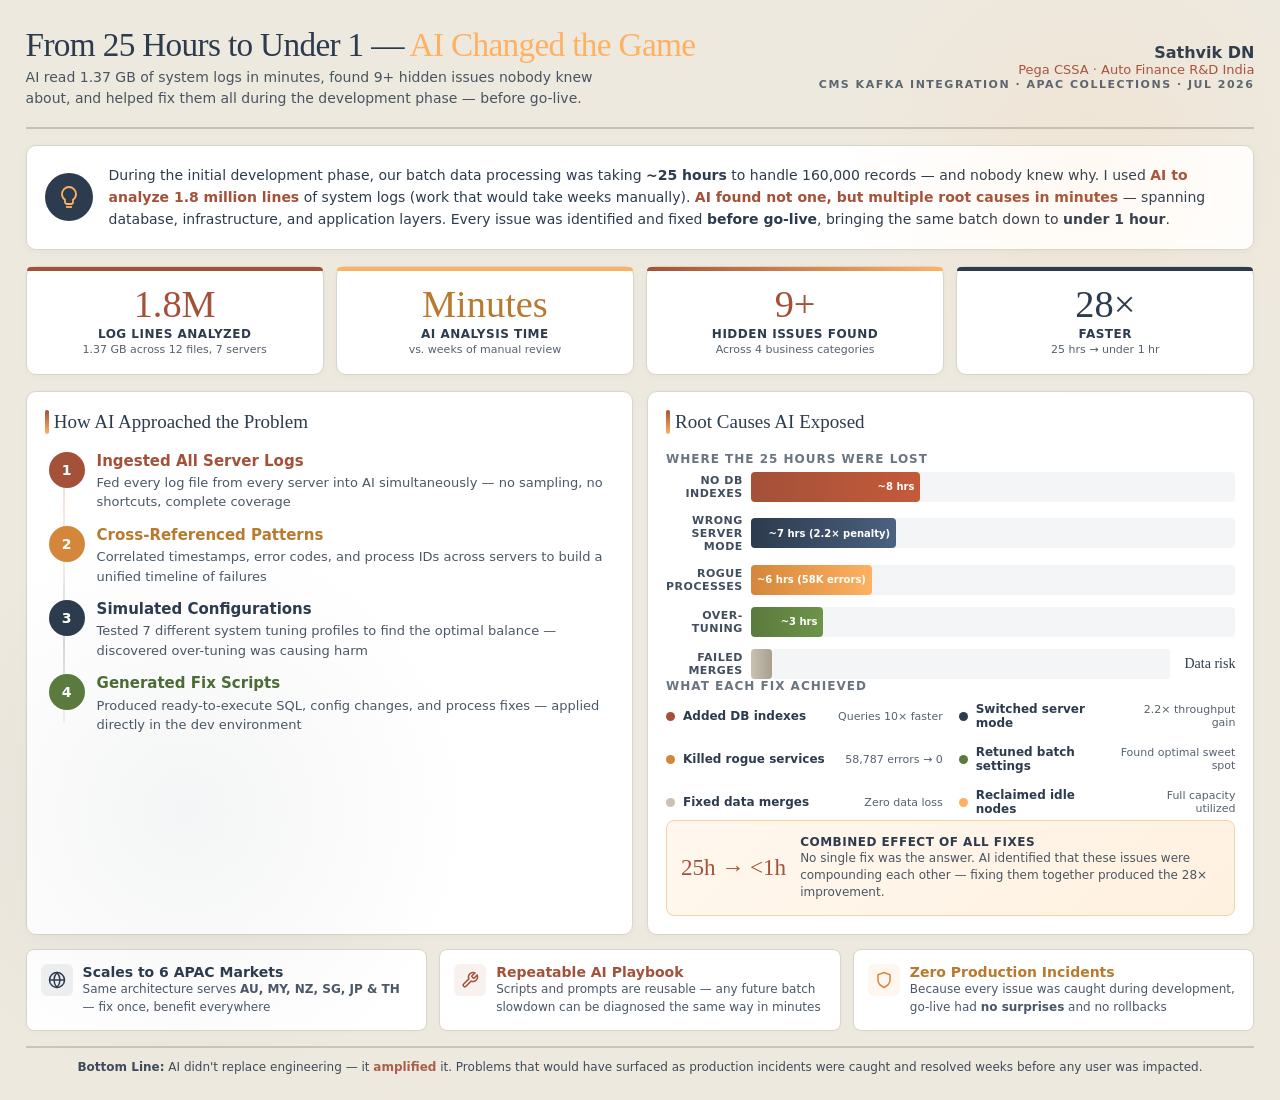
<file: posters/ai-efficiency.html>
<!DOCTYPE html>
<html lang="en">
<head><meta http-equiv="Content-Security-Policy" content="default-src 'none'; style-src 'unsafe-inline'; img-src data:; font-src 'none'; script-src 'none'; connect-src 'none'; frame-src 'none'">
<meta charset="UTF-8">
<meta name="viewport" content="width=device-width, initial-scale=1.0">
<title>From 25 Hours to 1 — How AI Supercharged Our Pipeline</title>
<style>

*{margin:0;padding:0;box-sizing:border-box}
html,body{width:100%;height:100%;overflow:hidden}
body{font-family:'Inter',system-ui,sans-serif;background:#EEE9DF;color:#2C3B4D}

/* Full-page flex container */
.poster{width:100vw;height:100vh;display:flex;flex-direction:column;padding:2vh 3vw;position:relative;overflow:hidden}
.poster::before{content:'';position:absolute;top:-10vh;right:-5vw;width:40vw;height:40vw;background:radial-gradient(circle,rgba(255,177,98,.08) 0%,transparent 70%);border-radius:50%;pointer-events:none}
.poster::after{content:'';position:absolute;bottom:-15vh;left:-8vw;width:45vw;height:45vw;background:radial-gradient(circle,rgba(44,59,77,.05) 0%,transparent 70%);border-radius:50%;pointer-events:none}

/* ── HEADER ── */
.hdr{display:flex;justify-content:space-between;align-items:center;border-bottom:2px solid #C9C1B1;padding-bottom:1vh;margin-bottom:1.2vh;flex-shrink:0}
.hdr h1{font-family:'DM Serif Display',serif;font-size:2.4vw;font-weight:400;line-height:1.15;letter-spacing:-.02em}
.hdr h1 span{color:#FFB162}
.hdr .sub{font-size:.8vw;opacity:.85;margin-top:.3vh;max-width:44vw;line-height:1.5}
.hdr-r{text-align:right;flex-shrink:0}
.hdr-r .nm{font-size:1.1vw;font-weight:800}
.hdr-r .role{font-size:.7vw;color:#A35139;font-weight:500}
.hdr-r .org{font-size:.58vw;opacity:.75;margin-top:.2vh;text-transform:uppercase;letter-spacing:1.5px;font-weight:600}

/* ── STORY ── */
.story{background:#fff;border:1px solid #dad5cb;border-radius:10px;padding:1.4vh 1.8vw;display:flex;align-items:center;gap:1.2vw;margin-bottom:1.2vh;flex-shrink:0;box-shadow:0 2px 8px rgba(44,59,77,.04)}
.story-icon{flex-shrink:0;width:3.6vw;height:3.6vw;background:#2C3B4D;border-radius:50%;display:flex;align-items:center;justify-content:center}
.story-icon svg{width:1.8vw;height:1.8vw}
.story p{font-size:.82vw;line-height:1.6}
.story .hl{color:#A35139;font-weight:700}

/* ── BIG NUMBERS ── */
.bigs{display:grid;grid-template-columns:repeat(4,1fr);gap:1vw;margin-bottom:1.2vh;flex-shrink:0}
.big{text-align:center;background:#fff;border:1px solid #dad5cb;border-radius:10px;padding:1.6vh .5vw;position:relative;overflow:hidden;box-shadow:0 2px 6px rgba(44,59,77,.03)}
.big::before{content:'';position:absolute;top:0;left:0;right:0;height:4px;border-radius:10px 10px 0 0}
.big .val{font-family:'DM Serif Display',serif;font-size:2.8vw;font-weight:400;line-height:1}
.big .lbl{font-size:.68vw;font-weight:700;margin-top:.4vh;text-transform:uppercase;letter-spacing:.5px}
.big .hint{font-size:.52vw;opacity:.8;margin-top:.2vh;font-weight:500}
.big-truffle::before{background:#A35139} .big-truffle .val{color:#A35139}
.big-flame::before{background:#FFB162} .big-flame .val{color:#b87a2e}
.big-blue::before{background:#2C3B4D} .big-blue .val{color:#2C3B4D}
.big-accent::before{background:linear-gradient(90deg,#A35139,#FFB162)} .big-accent .val{color:#A35139}

/* ── MID SECTION (two panels side by side, fills remaining space) ── */
.mid{display:grid;grid-template-columns:1fr 1fr;gap:1vw;flex:1;min-height:0;margin-bottom:1.2vh}
.panel{background:#fff;border:1px solid #dad5cb;border-radius:10px;padding:1.4vh 1.3vw;display:flex;flex-direction:column;min-height:0;box-shadow:0 2px 6px rgba(44,59,77,.03)}
.panel h3{font-family:'DM Serif Display',serif;font-size:1.05vw;font-weight:400;margin-bottom:1vh;display:flex;align-items:center;gap:.4vw;flex-shrink:0}
.panel h3 .bar{width:4px;height:2vh;border-radius:2px;flex-shrink:0}

/* Timeline */
.timeline{flex:1;display:flex;flex-direction:column;justify-content:space-evenly;position:relative;padding-left:.3vw}
.timeline::before{content:'';position:absolute;left:1.1vw;top:1vh;bottom:1vh;width:2px;background:linear-gradient(180deg,#A35139,#FFB162,#2C3B4D,#C9C1B1);border-radius:2px;opacity:.2}
.tl-step{display:flex;align-items:flex-start;gap:.7vw;position:relative;z-index:1}
.tl-num{width:2.4vw;height:2.4vw;border-radius:50%;display:flex;align-items:center;justify-content:center;font-size:.85vw;font-weight:900;color:#fff;flex-shrink:0}
.tl-body h4{font-size:.85vw;font-weight:700;line-height:1.3}
.tl-body p{font-size:.65vw;opacity:.85;line-height:1.5;margin-top:.2vh}

/* Impact visual panel */
.impact{flex:1;display:flex;flex-direction:column;justify-content:space-evenly;min-height:0}

/* Horizontal bar comparisons */
.bar-group{display:flex;flex-direction:column;gap:.8vh}
.bar-row{display:flex;align-items:center;gap:.6vw}
.bar-label{font-size:.55vw;font-weight:700;text-transform:uppercase;letter-spacing:.5px;width:4.5vw;flex-shrink:0;text-align:right;opacity:.9}
.bar-track{flex:1;height:2.2vh;background:rgba(44,59,77,.05);border-radius:4px;position:relative;overflow:hidden}
.bar-fill{height:100%;border-radius:4px;display:flex;align-items:center;justify-content:flex-end;padding-right:.4vw;font-size:.55vw;font-weight:800;color:#fff;transition:width .6s}
.bar-val{font-family:'DM Serif Display',serif;font-size:.7vw;font-weight:400;margin-left:.4vw;flex-shrink:0}

/* Issue breakdown */
.issues{display:grid;grid-template-columns:1fr 1fr;gap:.4vw .8vw}
.issue-item{display:flex;align-items:center;gap:.4vw;padding:.4vh 0}
.issue-dot{width:.5vw;height:.5vw;border-radius:50%;flex-shrink:0}
.issue-name{font-size:.55vw;font-weight:600}
.issue-detail{font-size:.45vw;opacity:.8;margin-left:auto;flex-shrink:0}

/* Speed gauge */
.gauge-row{display:flex;align-items:center;gap:1vw;background:linear-gradient(135deg,#fff7ee,#fff1e0);border:1px solid #f0d4a8;border-radius:8px;padding:1vh 1.2vw}
.gauge-big{font-family:'DM Serif Display',serif;font-size:2.4vw;font-weight:400;color:#A35139;line-height:1;flex-shrink:0}
.gauge-info{display:flex;flex-direction:column;gap:.15vh}
.gauge-info .gi-title{font-size:.65vw;font-weight:800;text-transform:uppercase;letter-spacing:.5px}
.gauge-info .gi-desc{font-size:.5vw;opacity:.85;line-height:1.4}

/* Section labels inside panel */
.sec-label{font-size:.55vw;font-weight:800;text-transform:uppercase;letter-spacing:1px;opacity:.7;margin-bottom:.2vh}

/* ── BOTTOM STRIP ── */
.bottom{display:grid;grid-template-columns:repeat(3,1fr);gap:1vw;margin-bottom:1vh;flex-shrink:0}
.bot-card{background:#fff;border:1px solid #dad5cb;border-radius:8px;padding:1.2vh 1vw;display:flex;align-items:flex-start;gap:.6vw;box-shadow:0 1px 4px rgba(44,59,77,.02)}
.bot-icon{width:2vw;height:2vw;border-radius:6px;display:flex;align-items:center;justify-content:center;flex-shrink:0}
.bot-icon svg{width:1vw;height:1vw}
.bot-card h4{font-size:.7vw;font-weight:700;margin-bottom:.15vh}
.bot-card p{font-size:.55vw;opacity:.85;line-height:1.45}
.bot-card b{color:#2C3B4D}

/* ── FOOTER ── */
.ftr{text-align:center;border-top:2px solid #C9C1B1;padding-top:.8vh;font-size:.65vw;opacity:.9;flex-shrink:0}
.ftr b{color:#2C3B4D;opacity:1}
.ftr .hl{color:#A35139;font-weight:700;opacity:1}

/* Scale up for smaller viewports so text stays readable */
@media(max-width:2000px){
  .poster{font-size:1.3em}
  .hdr h1{font-size:3vw}
  .hdr .sub{font-size:1vw}
  .hdr-r .nm{font-size:1.4vw}
  .hdr-r .role{font-size:.9vw}
  .hdr-r .org{font-size:.72vw}
  .story p{font-size:1vw}
  .big .val{font-size:3.4vw}
  .big .lbl{font-size:.85vw}
  .big .hint{font-size:.65vw}
  .panel h3{font-size:1.3vw}
  .tl-num{font-size:1.05vw;width:2.8vw;height:2.8vw}
  .tl-body h4{font-size:1.05vw}
  .tl-body p{font-size:.82vw}
  .sec-label{font-size:.7vw}
  .bar-label{font-size:.7vw;width:5.5vw}
  .bar-fill{font-size:.7vw}
  .bar-val{font-size:.85vw}
  .issue-name{font-size:.7vw}
  .issue-detail{font-size:.58vw}
  .issue-dot{width:.6vw;height:.6vw}
  .gauge-big{font-size:2.8vw}
  .gauge-info .gi-title{font-size:.82vw}
  .gauge-info .gi-desc{font-size:.65vw}
  .bot-card h4{font-size:.88vw}
  .bot-card p{font-size:.7vw}
  .bot-icon svg{width:1.3vw;height:1.3vw}
  .ftr{font-size:.82vw}
}
</style>
<style>
@media screen {
  html,body{height:auto;min-height:100%;overflow-x:hidden;overflow-y:auto}
  .poster{width:100%;max-width:1600px;height:auto;min-height:100vh;margin:0 auto;padding:clamp(20px,2vw,38px);overflow:visible}
  .poster::after{bottom:0}
  .hdr{gap:20px;padding-bottom:18px;margin-bottom:16px}
  .hdr h1{font-size:clamp(30px,2.6vw,46px)}
  .hdr .sub{font-size:clamp(14px,1.05vw,17px);max-width:64ch}
  .hdr-r .nm{font-size:clamp(16px,1.1vw,21px)}
  .hdr-r .role{font-size:clamp(13px,.9vw,16px)}
  .hdr-r .org{font-size:clamp(11px,.75vw,13px)}
  .story{gap:16px;padding:18px;margin-bottom:16px}
  .story-icon{width:48px;height:48px}
  .story-icon svg{width:24px;height:24px}
  .story p{font-size:clamp(14px,1.03vw,17px)}
  .bigs{gap:12px;margin-bottom:16px}
  .big{padding:18px 12px;overflow:visible}
  .big .val{font-size:clamp(30px,3vw,48px)}
  .big .lbl{font-size:clamp(12px,.9vw,15px)}
  .big .hint{font-size:clamp(11px,.75vw,13px)}
  .mid{grid-template-columns:repeat(2,minmax(0,1fr));gap:14px;flex:none;min-height:auto;margin-bottom:14px}
  .panel{min-width:0;min-height:auto;padding:18px;gap:10px}
  .panel h3{font-size:clamp(19px,1.4vw,24px);margin-bottom:8px}
  .panel h3 .bar{height:24px}
  .timeline{flex:none;gap:14px;padding-left:4px}
  .timeline::before{left:18px;top:12px;bottom:12px}
  .tl-step{gap:12px}
  .tl-num{width:36px;height:36px;font-size:14px}
  .tl-body h4{font-size:15px}
  .tl-body p{font-size:13px}
  .bar-group{gap:12px}
  .bar-row{gap:8px}
  .bar-label{width:88px;font-size:11px}
  .bar-track{height:auto;min-height:30px;overflow:visible}
  .bar-fill{height:auto;min-height:30px;align-items:center;padding:6px;font-size:10px;overflow-wrap:anywhere}
  .bar-val{margin-left:6px;font-size:14px}
  .issues{grid-template-columns:repeat(2,minmax(0,1fr));gap:8px 16px}
  .issue-item{gap:8px}
  .issue-dot{width:9px;height:9px}
  .issue-name{font-size:12px}
  .issue-detail{min-width:0;flex-shrink:1;font-size:11px;text-align:right;overflow-wrap:anywhere}
  .gauge-row{gap:14px;padding:14px}
  .gauge-big{font-size:36px}
  .gauge-info .gi-title{font-size:12px}
  .gauge-info .gi-desc{font-size:12px}
  .sec-label{font-size:12px;margin-bottom:6px}
  .bottom{grid-template-columns:repeat(3,minmax(0,1fr));gap:12px;margin-bottom:15px}
  .bot-card{min-width:0;gap:10px;padding:14px}
  .bot-icon{width:32px;height:32px}
  .bot-icon svg{width:18px;height:18px}
  .bot-card h4{font-size:14px}
  .bot-card p{font-size:12px}
  .ftr{font-size:12px;padding-top:12px}
}
@media screen and (max-width:1050px) {
  .hdr{flex-wrap:wrap}
  .hdr-r{text-align:left}
  .mid{grid-template-columns:minmax(0,1fr)}
  .issues{gap:8px 14px}
}
@media screen and (max-width:680px) {
  .poster{padding:18px 14px}
  .hdr{display:block}
  .hdr-r{margin-top:12px}
  .story{align-items:flex-start;padding:14px;gap:12px}
  .story-icon{width:40px;height:40px}
  .story-icon svg{width:20px;height:20px}
  .bigs{grid-template-columns:repeat(2,minmax(0,1fr));gap:9px}
  .big{padding:15px 8px}
  .panel{padding:15px}
  .issues{grid-template-columns:minmax(0,1fr)}
  .issue-detail{margin-left:auto}
  .bottom{grid-template-columns:minmax(0,1fr)}
  .bot-card{align-items:center}
}
@media screen and (max-width:360px) {
  .bar-label{width:70px;font-size:10px}
  .bar-val{font-size:12px}
  .gauge-row{align-items:flex-start}
}
</style>
</head>
<body>
<div class="poster">

<!-- HEADER -->
<div class="hdr">
  <div>
    <h1>From 25 Hours to Under 1 &mdash; <span>AI Changed the Game</span></h1>
    <div class="sub">AI read 1.37 GB of system logs in minutes, found 9+ hidden issues nobody knew about, and helped fix them all during the development phase &mdash; before go-live.</div>
  </div>
  <div class="hdr-r">
    <div class="nm">Sathvik DN</div>
    <div class="role">Pega CSSA &middot; Auto Finance R&amp;D India</div>
    <div class="org">CMS Kafka Integration &middot; APAC Collections &middot; Jul 2026</div>
  </div>
</div>

<!-- STORY -->
<div class="story">
  <div class="story-icon">
    <svg viewBox="0 0 24 24" fill="none" stroke="#FFB162" stroke-width="1.8"><path d="M12 2a7 7 0 0 1 7 7c0 2.38-1.19 4.47-3 5.74V17a2 2 0 0 1-2 2h-4a2 2 0 0 1-2-2v-2.26C6.19 13.47 5 11.38 5 9a7 7 0 0 1 7-7z"/><line x1="9" y1="22" x2="15" y2="22"/></svg>
  </div>
  <p>During the initial development phase, our batch data processing was taking <b>~25 hours</b> to handle 160,000 records &mdash; and nobody knew why. I used <span class="hl">AI to analyze 1.8 million lines</span> of system logs (work that would take weeks manually). <span class="hl">AI found not one, but multiple root causes in minutes</span> &mdash; spanning database, infrastructure, and application layers. Every issue was identified and fixed <b>before go-live</b>, bringing the same batch down to <b>under 1 hour</b>.</p>
</div>

<!-- BIG NUMBERS -->
<div class="bigs">
  <div class="big big-truffle"><div class="val">1.8M</div><div class="lbl">Log Lines Analyzed</div><div class="hint">1.37 GB across 12 files, 7 servers</div></div>
  <div class="big big-flame"><div class="val">Minutes</div><div class="lbl">AI Analysis Time</div><div class="hint">vs. weeks of manual review</div></div>
  <div class="big big-accent"><div class="val">9+</div><div class="lbl">Hidden Issues Found</div><div class="hint">Across 4 business categories</div></div>
  <div class="big big-blue"><div class="val">28&times;</div><div class="lbl">Faster</div><div class="hint">25 hrs &rarr; under 1 hr</div></div>
</div>

<!-- TWO PANELS -->
<div class="mid">
  <!-- Left: AI Methodology -->
  <div class="panel">
    <h3><span class="bar" style="background:linear-gradient(180deg,#A35139,#FFB162)"></span>How AI Approached the Problem</h3>
    <div class="timeline">
      <div class="tl-step">
        <div class="tl-num" style="background:#A35139">1</div>
        <div class="tl-body"><h4 style="color:#A35139">Ingested All Server Logs</h4><p>Fed every log file from every server into AI simultaneously &mdash; no sampling, no shortcuts, complete coverage</p></div>
      </div>
      <div class="tl-step">
        <div class="tl-num" style="background:#d4863a">2</div>
        <div class="tl-body"><h4 style="color:#b87a2e">Cross-Referenced Patterns</h4><p>Correlated timestamps, error codes, and process IDs across servers to build a unified timeline of failures</p></div>
      </div>
      <div class="tl-step">
        <div class="tl-num" style="background:#2C3B4D">3</div>
        <div class="tl-body"><h4 style="color:#2C3B4D">Simulated Configurations</h4><p>Tested 7 different system tuning profiles to find the optimal balance &mdash; discovered over-tuning was causing harm</p></div>
      </div>
      <div class="tl-step">
        <div class="tl-num" style="background:#5a7a3e">4</div>
        <div class="tl-body"><h4 style="color:#4d6b35">Generated Fix Scripts</h4><p>Produced ready-to-execute SQL, config changes, and process fixes &mdash; applied directly in the dev environment</p></div>
      </div>
    </div>
  </div>

  <!-- Right: What AI Found — Root Causes -->
  <div class="panel">
    <h3><span class="bar" style="background:linear-gradient(180deg,#A35139,#FFB162)"></span>Root Causes AI Exposed</h3>
    <div class="impact">

      <!-- Bar chart: Time contribution of each issue -->
      <div>
        <div class="sec-label">Where the 25 Hours Were Lost</div>
        <div class="bar-group">
          <div class="bar-row">
            <div class="bar-label" style="width:6vw">No DB Indexes</div>
            <div class="bar-track"><div class="bar-fill" style="width:35%;background:linear-gradient(90deg,#A35139,#c45a3a)">~8 hrs</div></div>
          </div>
          <div class="bar-row">
            <div class="bar-label" style="width:6vw">Wrong Server Mode</div>
            <div class="bar-track"><div class="bar-fill" style="width:30%;background:linear-gradient(90deg,#2C3B4D,#4a6180)">~7 hrs (2.2&times; penalty)</div></div>
          </div>
          <div class="bar-row">
            <div class="bar-label" style="width:6vw">Rogue Processes</div>
            <div class="bar-track"><div class="bar-fill" style="width:25%;background:linear-gradient(90deg,#d4863a,#FFB162)">~6 hrs (58K errors)</div></div>
          </div>
          <div class="bar-row">
            <div class="bar-label" style="width:6vw">Over-Tuning</div>
            <div class="bar-track"><div class="bar-fill" style="width:15%;background:linear-gradient(90deg,#5a7a3e,#6d9448)">~3 hrs</div></div>
          </div>
          <div class="bar-row">
            <div class="bar-label" style="width:6vw">Failed Merges</div>
            <div class="bar-track"><div class="bar-fill" style="width:5%;background:linear-gradient(90deg,#C9C1B1,#a89f90)"></div></div>
            <div class="bar-val">Data risk</div>
          </div>
        </div>
      </div>

      <!-- What each fix actually did -->
      <div>
        <div class="sec-label">What Each Fix Achieved</div>
        <div class="issues">
          <div class="issue-item"><div class="issue-dot" style="background:#A35139"></div><div class="issue-name">Added DB indexes</div><div class="issue-detail">Queries 10&times; faster</div></div>
          <div class="issue-item"><div class="issue-dot" style="background:#2C3B4D"></div><div class="issue-name">Switched server mode</div><div class="issue-detail">2.2&times; throughput gain</div></div>
          <div class="issue-item"><div class="issue-dot" style="background:#d4863a"></div><div class="issue-name">Killed rogue services</div><div class="issue-detail">58,787 errors &rarr; 0</div></div>
          <div class="issue-item"><div class="issue-dot" style="background:#5a7a3e"></div><div class="issue-name">Retuned batch settings</div><div class="issue-detail">Found optimal sweet spot</div></div>
          <div class="issue-item"><div class="issue-dot" style="background:#C9C1B1"></div><div class="issue-name">Fixed data merges</div><div class="issue-detail">Zero data loss</div></div>
          <div class="issue-item"><div class="issue-dot" style="background:#FFB162"></div><div class="issue-name">Reclaimed idle nodes</div><div class="issue-detail">Full capacity utilized</div></div>
        </div>
      </div>

      <!-- Result -->
      <div class="gauge-row">
        <div class="gauge-big" style="font-size:1.8vw">25h &rarr; &lt;1h</div>
        <div class="gauge-info">
          <div class="gi-title">Combined Effect of All Fixes</div>
          <div class="gi-desc">No single fix was the answer. AI identified that these issues were compounding each other &mdash; fixing them together produced the 28&times; improvement.</div>
        </div>
      </div>

    </div>
  </div>
</div>

<!-- BOTTOM -->
<div class="bottom">
  <div class="bot-card">
    <div class="bot-icon" style="background:rgba(44,59,77,.08)"><svg viewBox="0 0 24 24" fill="none" stroke="#2C3B4D" stroke-width="2"><circle cx="12" cy="12" r="10"/><path d="M2 12h20M12 2a15.3 15.3 0 0 1 4 10 15.3 15.3 0 0 1-4 10 15.3 15.3 0 0 1-4-10 15.3 15.3 0 0 1 4-10z"/></svg></div>
    <div><h4 style="color:#2C3B4D">Scales to 6 APAC Markets</h4><p>Same architecture serves <b>AU, MY, NZ, SG, JP &amp; TH</b> &mdash; fix once, benefit everywhere</p></div>
  </div>
  <div class="bot-card">
    <div class="bot-icon" style="background:rgba(163,81,57,.08)"><svg viewBox="0 0 24 24" fill="none" stroke="#A35139" stroke-width="2"><path d="M14.7 6.3a1 1 0 0 0 0 1.4l1.6 1.6a1 1 0 0 0 1.4 0l3.77-3.77a6 6 0 0 1-7.94 7.94l-6.91 6.91a2.12 2.12 0 0 1-3-3l6.91-6.91a6 6 0 0 1 7.94-7.94l-3.76 3.76z"/></svg></div>
    <div><h4 style="color:#A35139">Repeatable AI Playbook</h4><p>Scripts and prompts are reusable &mdash; any future batch slowdown can be diagnosed the same way in minutes</p></div>
  </div>
  <div class="bot-card">
    <div class="bot-icon" style="background:rgba(255,177,98,.1)"><svg viewBox="0 0 24 24" fill="none" stroke="#d4863a" stroke-width="2"><path d="M12 22s8-4 8-10V5l-8-3-8 3v7c0 6 8 10 8 10z"/></svg></div>
    <div><h4 style="color:#b87a2e">Zero Production Incidents</h4><p>Because every issue was caught during development, go-live had <b>no surprises</b> and no rollbacks</p></div>
  </div>
</div>

<!-- FOOTER -->
<div class="ftr">
  <b>Bottom Line:</b> AI didn't replace engineering &mdash; it <span class="hl">amplified</span> it. Problems that would have surfaced as production incidents were caught and resolved weeks before any user was impacted.
</div>

</div>
</body>
</html>
</file>
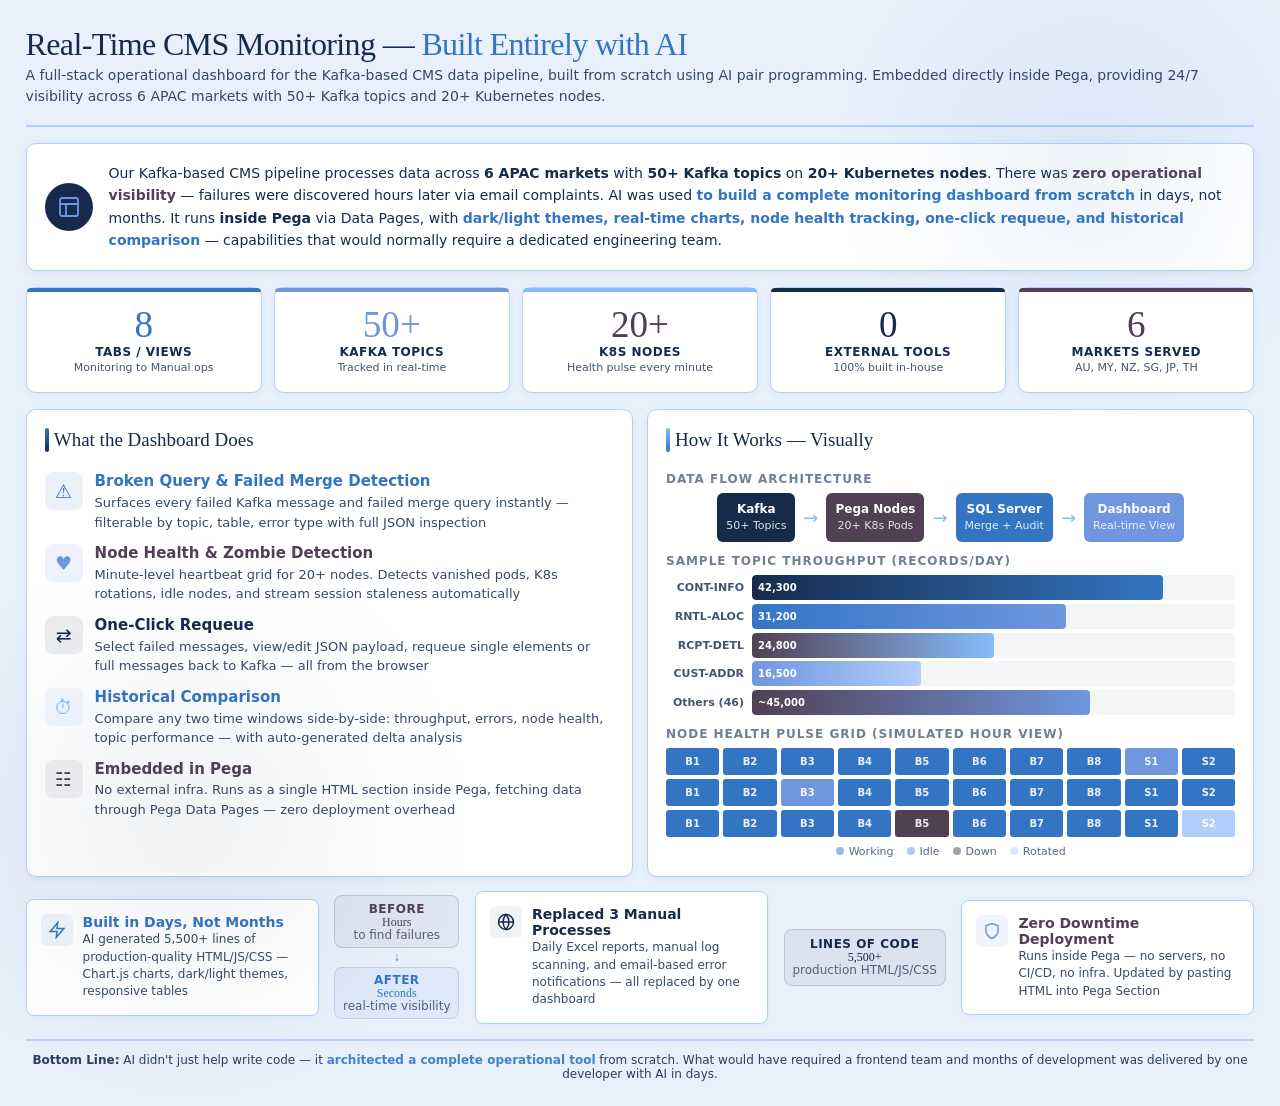
<file: posters/cms-dashboard.html>
<!DOCTYPE html>
<html lang="en">
<head><meta http-equiv="Content-Security-Policy" content="default-src 'none'; style-src 'unsafe-inline'; img-src data:; font-src 'none'; script-src 'none'; connect-src 'none'; frame-src 'none'">
<meta charset="UTF-8">
<meta name="viewport" content="width=device-width, initial-scale=1.0">
<title>CMS Kafka Monitoring Dashboard — Built with AI</title>
<style>

*{margin:0;padding:0;box-sizing:border-box}
html,body{width:100%;height:100%;overflow:hidden}
body{font-family:'Inter',system-ui,sans-serif;background:#e8f0fc;color:#162b4c}

.poster{width:100vw;height:100vh;display:flex;flex-direction:column;padding:2vh 3vw;position:relative;overflow:hidden}
.poster::before{content:'';position:absolute;top:-10vh;right:-5vw;width:40vw;height:40vw;background:radial-gradient(circle,rgba(51,117,195,.08) 0%,transparent 70%);border-radius:50%;pointer-events:none}
.poster::after{content:'';position:absolute;bottom:-15vh;left:-8vw;width:45vw;height:45vw;background:radial-gradient(circle,rgba(22,43,76,.06) 0%,transparent 70%);border-radius:50%;pointer-events:none}

/* HEADER */
.hdr{border-bottom:2px solid #b1cffb;padding-bottom:1vh;margin-bottom:1.2vh;flex-shrink:0}
.hdr h1{font-family:'DM Serif Display',serif;font-size:2.2vw;font-weight:400;line-height:1.15;letter-spacing:-.02em}
.hdr h1 span{color:#3375c3}
.hdr .sub{font-size:.75vw;opacity:.85;margin-top:.3vh;line-height:1.5}

/* STORY BANNER */
.story{background:#fff;border:1px solid #b1cffb;border-radius:10px;padding:1.2vh 1.8vw;display:flex;align-items:center;gap:1.2vw;margin-bottom:1.2vh;flex-shrink:0;box-shadow:0 2px 8px rgba(22,43,76,.06)}
.story-icon{flex-shrink:0;width:3.2vw;height:3.2vw;background:#162b4c;border-radius:50%;display:flex;align-items:center;justify-content:center}
.story-icon svg{width:1.6vw;height:1.6vw}
.story p{font-size:.78vw;line-height:1.6}
.story .hl{color:#3375c3;font-weight:700}
.story .hlr{color:#514054;font-weight:700}

/* BIG NUMBERS */
.bigs{display:grid;grid-template-columns:repeat(5,1fr);gap:.8vw;margin-bottom:1.2vh;flex-shrink:0}
.big{text-align:center;background:#fff;border:1px solid #b1cffb;border-radius:10px;padding:1.4vh .5vw;position:relative;overflow:hidden;box-shadow:0 2px 6px rgba(22,43,76,.05)}
.big::before{content:'';position:absolute;top:0;left:0;right:0;height:4px;border-radius:10px 10px 0 0}
.big .val{font-family:'DM Serif Display',serif;font-size:2.2vw;font-weight:400;line-height:1}
.big .lbl{font-size:.6vw;font-weight:700;margin-top:.3vh;text-transform:uppercase;letter-spacing:.5px}
.big .hint{font-size:.48vw;opacity:.8;margin-top:.2vh;font-weight:500}
.big-blue::before{background:#3375c3} .big-blue .val{color:#3375c3}
.big-green::before{background:#6f96df} .big-green .val{color:#6f96df}
.big-orange::before{background:#87bcfc} .big-orange .val{color:#514054}
.big-red::before{background:#162b4c} .big-red .val{color:#162b4c}
.big-purple::before{background:#514054} .big-purple .val{color:#514054}

/* MID SECTION */
.mid{display:grid;grid-template-columns:1fr 1fr;gap:1vw;flex:1;min-height:0;margin-bottom:1.2vh}
.panel{background:#fff;border:1px solid #b1cffb;border-radius:10px;padding:1.4vh 1.3vw;display:flex;flex-direction:column;min-height:0;box-shadow:0 2px 6px rgba(22,43,76,.05)}
.panel h3{font-family:'DM Serif Display',serif;font-size:1vw;font-weight:400;margin-bottom:.8vh;display:flex;align-items:center;gap:.4vw;flex-shrink:0}
.panel h3 .bar{width:4px;height:2vh;border-radius:2px;flex-shrink:0}

/* Feature list */
.features{flex:1;display:flex;flex-direction:column;justify-content:space-evenly}
.feat{display:flex;align-items:flex-start;gap:.7vw}
.feat-icon{width:2.2vw;height:2.2vw;border-radius:8px;display:flex;align-items:center;justify-content:center;flex-shrink:0;font-size:1vw}
.feat-body h4{font-size:.78vw;font-weight:700;line-height:1.3}
.feat-body p{font-size:.6vw;opacity:.85;line-height:1.5;margin-top:.15vh}

/* Visual diagrams */
.diagrams{flex:1;display:flex;flex-direction:column;justify-content:space-evenly;gap:.3vh}
.diag-label{font-size:.5vw;font-weight:800;text-transform:uppercase;letter-spacing:1px;opacity:.6;margin-bottom:.3vh}

/* Architecture flow */
.arch-flow{display:flex;align-items:center;justify-content:center;gap:.3vw}
.arch-box{padding:.4vh .5vw;border-radius:6px;font-size:.5vw;font-weight:700;text-align:center;color:#fff;line-height:1.3;min-width:4.5vw}
.arch-box small{display:block;font-weight:400;font-size:.38vw;opacity:.85;margin-top:.15vh}
.arch-arrow{font-size:.8vw;color:#87bcfc;flex-shrink:0}

/* Pipeline bars */
.pipe-row{display:flex;align-items:center;gap:.4vw}
.pipe-label{font-size:.45vw;font-weight:700;width:3.5vw;text-align:right;flex-shrink:0;opacity:.8}
.pipe-track{flex:1;height:1.5vh;background:rgba(44,59,77,.05);border-radius:4px;overflow:hidden;position:relative}
.pipe-fill{height:100%;border-radius:4px;display:flex;align-items:center;padding-left:.4vw;font-size:.4vw;font-weight:700;color:#fff}

/* Node grid mock */
.node-grid{display:grid;grid-template-columns:repeat(10,1fr);gap:.25vw}
.node-cell{border-radius:3px;position:relative;display:flex;align-items:center;justify-content:center;font-size:.32vw;font-weight:700;color:rgba(255,255,255,.9);padding:.3vh 0}
.node-cell.green{background:#3375c3}
.node-cell.yellow{background:#6f96df}
.node-cell.red{background:#514054}
.node-cell.gray{background:#b1cffb}
.node-legend{display:flex;gap:1vw;margin-top:.3vh;justify-content:center}
.node-legend span{display:flex;align-items:center;gap:.2vw;font-size:.42vw;opacity:.7}
.node-legend .dot{width:.4vw;height:.4vw;border-radius:50%}

/* BOTTOM */
.bottom{display:grid;grid-template-columns:1fr auto 1fr auto 1fr;gap:.8vw;margin-bottom:.8vh;flex-shrink:0;align-items:center}
.bot-card{background:#fff;border:1px solid #b1cffb;border-radius:8px;padding:1.2vh 1vw;display:flex;align-items:flex-start;gap:.6vw;box-shadow:0 1px 4px rgba(22,43,76,.04)}
.bot-icon{width:2vw;height:2vw;border-radius:6px;display:flex;align-items:center;justify-content:center;flex-shrink:0}
.bot-icon svg{width:1vw;height:1vw}
.bot-card h4{font-size:.65vw;font-weight:700;margin-bottom:.15vh}
.bot-card p{font-size:.52vw;opacity:.85;line-height:1.45}

/* FOOTER */
.ftr{text-align:center;border-top:2px solid #b1cffb;padding-top:.8vh;font-size:.62vw;opacity:.9;flex-shrink:0}
.ftr b{color:#162b4c;opacity:1}
.ftr .hl{color:#3375c3;font-weight:700;opacity:1}

/* Scale up for 1920 viewport */
@media(max-width:2000px){
  .poster{font-size:1.3em}
  .hdr h1{font-size:2.8vw}
  .hdr .sub{font-size:.95vw}
  .story p{font-size:.95vw}
  .big .val{font-size:2.8vw}
  .big .lbl{font-size:.78vw}
  .big .hint{font-size:.6vw}
  .panel h3{font-size:1.25vw}
  .feat-icon{width:2.6vw;height:2.6vw;font-size:1.2vw}
  .feat-body h4{font-size:.95vw}
  .feat-body p{font-size:.78vw}
  .arch-box{font-size:.62vw;min-width:5.5vw;padding:.6vh .6vw}
  .arch-box small{font-size:.48vw}
  .arch-arrow{font-size:1vw}
  .diag-label{font-size:.62vw}
  .pipe-label{font-size:.58vw;width:4.5vw}
  .pipe-fill{font-size:.52vw}
  .node-cell{font-size:.4vw}
  .node-legend span{font-size:.55vw}
  .bot-card h4{font-size:.82vw}
  .bot-card p{font-size:.68vw}
  .bot-icon svg{width:1.3vw;height:1.3vw}
  .ftr{font-size:.78vw}
}
</style>
<style>
@media screen {
  html,body{height:auto;min-height:100%;overflow-x:hidden;overflow-y:auto}
  .poster{width:100%;max-width:1600px;height:auto;min-height:100vh;margin:0 auto;padding:clamp(20px,2vw,38px);overflow:visible}
  .poster::after{bottom:0}
  .hdr{padding-bottom:18px;margin-bottom:16px}
  .hdr h1{font-size:clamp(30px,2.5vw,46px)}
  .hdr .sub{font-size:clamp(14px,1.05vw,17px)}
  .story{gap:16px;padding:18px;margin-bottom:16px}
  .story-icon{width:48px;height:48px}
  .story-icon svg{width:24px;height:24px}
  .story p{font-size:clamp(14px,1.03vw,17px)}
  .bigs{gap:12px;margin-bottom:16px}
  .big{padding:18px 12px;overflow:visible}
  .big .val{font-size:clamp(30px,2.9vw,46px)}
  .big .lbl{font-size:clamp(12px,.9vw,15px)}
  .big .hint{font-size:clamp(11px,.75vw,13px)}
  .mid{grid-template-columns:repeat(2,minmax(0,1fr));gap:14px;flex:none;min-height:auto;margin-bottom:14px}
  .panel{min-width:0;min-height:auto;padding:18px;gap:12px}
  .panel h3{font-size:clamp(19px,1.4vw,24px);margin-bottom:8px}
  .panel h3 .bar{height:24px}
  .features,.diagrams{flex:none;gap:12px}
  .feat{gap:12px}
  .feat-icon{width:38px;height:38px;font-size:19px}
  .feat-body h4{font-size:15px}
  .feat-body p{font-size:13px}
  .diag-label{font-size:12px;margin-bottom:7px}
  .arch-flow{gap:8px}
  .arch-box{min-width:0;padding:9px;font-size:12px;overflow-wrap:anywhere}
  .arch-box small{font-size:11px}
  .arch-arrow{font-size:18px}
  .pipe-row{gap:8px}
  .pipe-label{width:78px;font-size:11px}
  .pipe-track{height:25px}
  .pipe-fill{padding-left:6px;font-size:10px}
  .node-grid{grid-template-columns:repeat(10,minmax(0,1fr));gap:4px}
  .node-cell{min-height:27px;font-size:10px;overflow-wrap:anywhere}
  .node-legend{flex-wrap:wrap;gap:8px 13px;margin-top:8px}
  .node-legend span{gap:5px;font-size:11px}
  .node-legend .dot{width:8px;height:8px}
  .bottom{gap:12px;margin-bottom:15px}
  .bot-card{min-width:0;gap:10px;padding:14px}
  .bot-icon{width:32px;height:32px}
  .bot-icon svg{width:18px;height:18px}
  .bot-card h4{font-size:14px}
  .bot-card p{font-size:12px}
  .bottom > div:not(.bot-card) div{font-size:12px!important}
  .ftr{font-size:12px;padding-top:12px}
}
@media screen and (max-width:1100px) {
  .bigs{grid-template-columns:repeat(3,minmax(0,1fr))}
  .mid{grid-template-columns:minmax(0,1fr)}
  .bottom{grid-template-columns:minmax(0,1fr)}
  .bottom > div:not(.bot-card){text-align:center}
}
@media screen and (max-width:680px) {
  .poster{padding:18px 14px}
  .story{align-items:flex-start;padding:14px;gap:12px}
  .story-icon{width:40px;height:40px}
  .story-icon svg{width:20px;height:20px}
  .bigs{grid-template-columns:repeat(2,minmax(0,1fr));gap:9px}
  .big{padding:15px 8px}
  .big:last-child:nth-child(odd){grid-column:1/-1}
  .panel{padding:15px}
  .arch-flow{flex-direction:column}
  .arch-box{width:100%;padding:12px;font-size:14px}
  .arch-arrow{transform:rotate(90deg)}
  .node-cell{min-height:31px}
  .bottom > div:not(.bot-card){padding:2px 0!important}
}
@media screen and (max-width:360px) {
  .pipe-label{width:66px;font-size:10px}
  .node-grid{gap:2px}
  .node-cell{min-height:34px;font-size:10px}
}
</style>
</head>
<body>
<div class="poster">

<!-- HEADER -->
<div class="hdr">
  <h1>Real-Time CMS Monitoring &mdash; <span>Built Entirely with AI</span></h1>
  <div class="sub">A full-stack operational dashboard for the Kafka-based CMS data pipeline, built from scratch using AI pair programming. Embedded directly inside Pega, providing 24/7 visibility across 6 APAC markets with 50+ Kafka topics and 20+ Kubernetes nodes.</div>
</div>

<!-- STORY -->
<div class="story">
  <div class="story-icon">
    <svg viewBox="0 0 24 24" fill="none" stroke="#6f96df" stroke-width="1.8"><rect x="3" y="3" width="18" height="18" rx="2"/><path d="M3 9h18M9 21V9"/></svg>
  </div>
  <p>Our Kafka-based CMS pipeline processes data across <b>6 APAC markets</b> with <b>50+ Kafka topics</b> on <b>20+ Kubernetes nodes</b>. There was <span class="hlr">zero operational visibility</span> &mdash; failures were discovered hours later via email complaints. AI was used <span class="hl">to build a complete monitoring dashboard from scratch</span> in days, not months. It runs <b>inside Pega</b> via Data Pages, with <span class="hl">dark/light themes, real-time charts, node health tracking, one-click requeue, and historical comparison</span> &mdash; capabilities that would normally require a dedicated engineering team.</p>
</div>

<!-- BIG NUMBERS -->
<div class="bigs">
  <div class="big big-blue"><div class="val">8</div><div class="lbl">Tabs / Views</div><div class="hint">Monitoring to Manual ops</div></div>
  <div class="big big-green"><div class="val">50+</div><div class="lbl">Kafka Topics</div><div class="hint">Tracked in real-time</div></div>
  <div class="big big-orange"><div class="val">20+</div><div class="lbl">K8s Nodes</div><div class="hint">Health pulse every minute</div></div>
  <div class="big big-red"><div class="val">0</div><div class="lbl">External Tools</div><div class="hint">100% built in-house</div></div>
  <div class="big big-purple"><div class="val">6</div><div class="lbl">Markets Served</div><div class="hint">AU, MY, NZ, SG, JP, TH</div></div>
</div>

<!-- TWO PANELS -->
<div class="mid">
  <!-- Left: Key Capabilities -->
  <div class="panel">
    <h3><span class="bar" style="background:linear-gradient(180deg,#3375c3,#162b4c)"></span>What the Dashboard Does</h3>
    <div class="features">
      <div class="feat">
        <div class="feat-icon" style="background:rgba(51,117,195,.1);color:#3375c3">&#9888;</div>
        <div class="feat-body"><h4 style="color:#3375c3">Broken Query &amp; Failed Merge Detection</h4><p>Surfaces every failed Kafka message and failed merge query instantly &mdash; filterable by topic, table, error type with full JSON inspection</p></div>
      </div>
      <div class="feat">
        <div class="feat-icon" style="background:rgba(111,150,223,.12);color:#6f96df">&#9829;</div>
        <div class="feat-body"><h4 style="color:#514054">Node Health &amp; Zombie Detection</h4><p>Minute-level heartbeat grid for 20+ nodes. Detects vanished pods, K8s rotations, idle nodes, and stream session staleness automatically</p></div>
      </div>
      <div class="feat">
        <div class="feat-icon" style="background:rgba(22,43,76,.08);color:#162b4c">&#8644;</div>
        <div class="feat-body"><h4 style="color:#162b4c">One-Click Requeue</h4><p>Select failed messages, view/edit JSON payload, requeue single elements or full messages back to Kafka &mdash; all from the browser</p></div>
      </div>
      <div class="feat">
        <div class="feat-icon" style="background:rgba(135,188,252,.12);color:#87bcfc">&#9201;</div>
        <div class="feat-body"><h4 style="color:#3375c3">Historical Comparison</h4><p>Compare any two time windows side-by-side: throughput, errors, node health, topic performance &mdash; with auto-generated delta analysis</p></div>
      </div>
      <div class="feat">
        <div class="feat-icon" style="background:rgba(81,64,84,.08);color:#514054">&#9783;</div>
        <div class="feat-body"><h4 style="color:#514054">Embedded in Pega</h4><p>No external infra. Runs as a single HTML section inside Pega, fetching data through Pega Data Pages &mdash; zero deployment overhead</p></div>
      </div>
    </div>
  </div>

  <!-- Right: Visual Architecture & Diagrams -->
  <div class="panel">
    <h3><span class="bar" style="background:linear-gradient(180deg,#87bcfc,#3375c3)"></span>How It Works &mdash; Visually</h3>
    <div class="diagrams">

      <!-- Architecture Flow -->
      <div>
        <div class="diag-label">Data Flow Architecture</div>
        <div class="arch-flow">
          <div class="arch-box" style="background:#162b4c">Kafka<small>50+ Topics</small></div>
          <div class="arch-arrow">&rarr;</div>
          <div class="arch-box" style="background:#514054">Pega Nodes<small>20+ K8s Pods</small></div>
          <div class="arch-arrow">&rarr;</div>
          <div class="arch-box" style="background:#3375c3">SQL Server<small>Merge + Audit</small></div>
          <div class="arch-arrow">&rarr;</div>
          <div class="arch-box" style="background:#6f96df">Dashboard<small>Real-time View</small></div>
        </div>
      </div>

      <!-- Topic Throughput Bars -->
      <div>
        <div class="diag-label">Sample Topic Throughput (records/day)</div>
        <div style="display:flex;flex-direction:column;gap:.4vh">
          <div class="pipe-row"><div class="pipe-label">CONT-INFO</div><div class="pipe-track"><div class="pipe-fill" style="width:85%;background:linear-gradient(90deg,#162b4c,#3375c3)">42,300</div></div></div>
          <div class="pipe-row"><div class="pipe-label">RNTL-ALOC</div><div class="pipe-track"><div class="pipe-fill" style="width:65%;background:linear-gradient(90deg,#3375c3,#6f96df)">31,200</div></div></div>
          <div class="pipe-row"><div class="pipe-label">RCPT-DETL</div><div class="pipe-track"><div class="pipe-fill" style="width:50%;background:linear-gradient(90deg,#514054,#87bcfc)">24,800</div></div></div>
          <div class="pipe-row"><div class="pipe-label">CUST-ADDR</div><div class="pipe-track"><div class="pipe-fill" style="width:35%;background:linear-gradient(90deg,#6f96df,#b1cffb)">16,500</div></div></div>
          <div class="pipe-row"><div class="pipe-label">Others (46)</div><div class="pipe-track"><div class="pipe-fill" style="width:70%;background:linear-gradient(90deg,#514054,#6f96df)">~45,000</div></div></div>
        </div>
      </div>

      <!-- Node Health Grid Mock -->
      <div>
        <div class="diag-label">Node Health Pulse Grid (simulated hour view)</div>
        <div class="node-grid">
          <div class="node-cell green">B1</div><div class="node-cell green">B2</div><div class="node-cell green">B3</div><div class="node-cell green">B4</div><div class="node-cell green">B5</div><div class="node-cell green">B6</div><div class="node-cell green">B7</div><div class="node-cell green">B8</div><div class="node-cell yellow">S1</div><div class="node-cell green">S2</div>
          <div class="node-cell green">B1</div><div class="node-cell green">B2</div><div class="node-cell yellow">B3</div><div class="node-cell green">B4</div><div class="node-cell green">B5</div><div class="node-cell green">B6</div><div class="node-cell green">B7</div><div class="node-cell green">B8</div><div class="node-cell green">S1</div><div class="node-cell green">S2</div>
          <div class="node-cell green">B1</div><div class="node-cell green">B2</div><div class="node-cell green">B3</div><div class="node-cell green">B4</div><div class="node-cell red">B5</div><div class="node-cell green">B6</div><div class="node-cell green">B7</div><div class="node-cell green">B8</div><div class="node-cell green">S1</div><div class="node-cell gray">S2</div>
        </div>
        <div class="node-legend">
          <span><span class="dot" style="background:#3375c3"></span> Working</span>
          <span><span class="dot" style="background:#6f96df"></span> Idle</span>
          <span><span class="dot" style="background:#514054"></span> Down</span>
          <span><span class="dot" style="background:#b1cffb"></span> Rotated</span>
        </div>
      </div>

    </div>
  </div>
</div>

<!-- BOTTOM STRIP with Before/After integrated -->
<div class="bottom">
  <div class="bot-card">
    <div class="bot-icon" style="background:rgba(51,117,195,.08)"><svg viewBox="0 0 24 24" fill="none" stroke="#3375c3" stroke-width="2"><path d="M13 2L3 14h9l-1 8 10-12h-9l1-8z"/></svg></div>
    <div><h4 style="color:#3375c3">Built in Days, Not Months</h4><p>AI generated 5,500+ lines of production-quality HTML/JS/CSS &mdash; Chart.js charts, dark/light themes, responsive tables</p></div>
  </div>
  <div style="text-align:center;padding:0 .3vw">
    <div style="background:rgba(81,64,84,.06);border:1px solid rgba(81,64,84,.2);border-radius:8px;padding:.6vh .6vw">
      <div style="font-size:.4vw;font-weight:700;text-transform:uppercase;color:#514054;letter-spacing:.5px">Before</div>
      <div style="font-family:'DM Serif Display',serif;font-size:1.6vw;color:#514054;line-height:1">Hours</div>
      <div style="font-size:.35vw;opacity:.7">to find failures</div>
    </div>
    <div style="font-family:'DM Serif Display',serif;font-size:1.2vw;color:#3375c3;margin:.2vh 0">&darr;</div>
    <div style="background:rgba(51,117,195,.06);border:1px solid rgba(51,117,195,.2);border-radius:8px;padding:.6vh .6vw">
      <div style="font-size:.4vw;font-weight:700;text-transform:uppercase;color:#3375c3;letter-spacing:.5px">After</div>
      <div style="font-family:'DM Serif Display',serif;font-size:1.6vw;color:#3375c3;line-height:1">Seconds</div>
      <div style="font-size:.35vw;opacity:.7">real-time visibility</div>
    </div>
  </div>
  <div class="bot-card">
    <div class="bot-icon" style="background:rgba(22,43,76,.06)"><svg viewBox="0 0 24 24" fill="none" stroke="#162b4c" stroke-width="2"><circle cx="12" cy="12" r="10"/><path d="M2 12h20M12 2a15.3 15.3 0 0 1 4 10 15.3 15.3 0 0 1-4 10 15.3 15.3 0 0 1-4-10 15.3 15.3 0 0 1 4-10z"/></svg></div>
    <div><h4 style="color:#162b4c">Replaced 3 Manual Processes</h4><p>Daily Excel reports, manual log scanning, and email-based error notifications &mdash; all replaced by one dashboard</p></div>
  </div>
  <div style="text-align:center;padding:0 .3vw">
    <div style="background:rgba(22,43,76,.06);border:1px solid rgba(22,43,76,.15);border-radius:8px;padding:.8vh .6vw">
      <div style="font-size:.4vw;font-weight:700;text-transform:uppercase;color:#162b4c;letter-spacing:.5px">Lines of Code</div>
      <div style="font-family:'DM Serif Display',serif;font-size:1.6vw;color:#162b4c;line-height:1">5,500+</div>
      <div style="font-size:.35vw;opacity:.7">production HTML/JS/CSS</div>
    </div>
  </div>
  <div class="bot-card">
    <div class="bot-icon" style="background:rgba(111,150,223,.1)"><svg viewBox="0 0 24 24" fill="none" stroke="#6f96df" stroke-width="2"><path d="M12 22s8-4 8-10V5l-8-3-8 3v7c0 6 8 10 8 10z"/></svg></div>
    <div><h4 style="color:#514054">Zero Downtime Deployment</h4><p>Runs inside Pega &mdash; no servers, no CI/CD, no infra. Updated by pasting HTML into Pega Section</p></div>
  </div>
</div>

<!-- FOOTER -->
<div class="ftr">
  <b>Bottom Line:</b> AI didn't just help write code &mdash; it <span class="hl">architected a complete operational tool</span> from scratch. What would have required a frontend team and months of development was delivered by one developer with AI in days.
</div>

</div>
</body>
</html>
</file>
